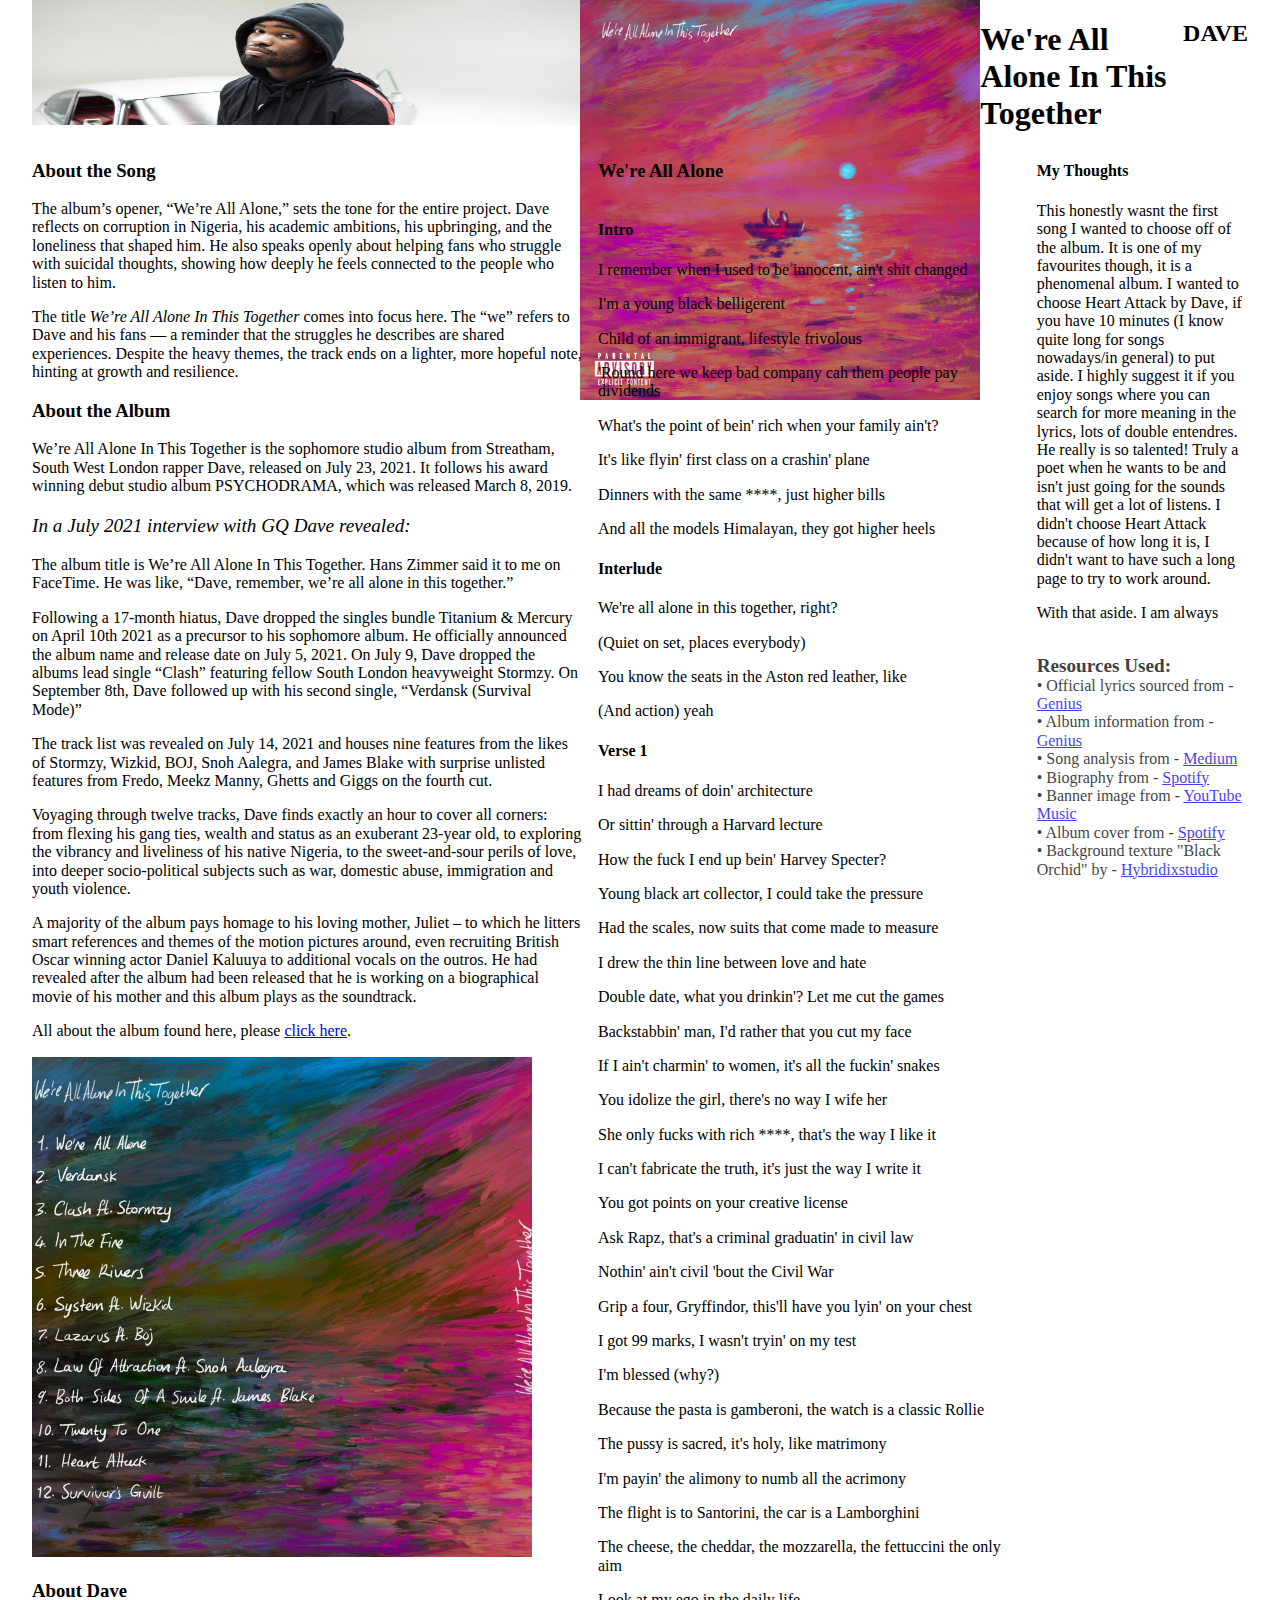
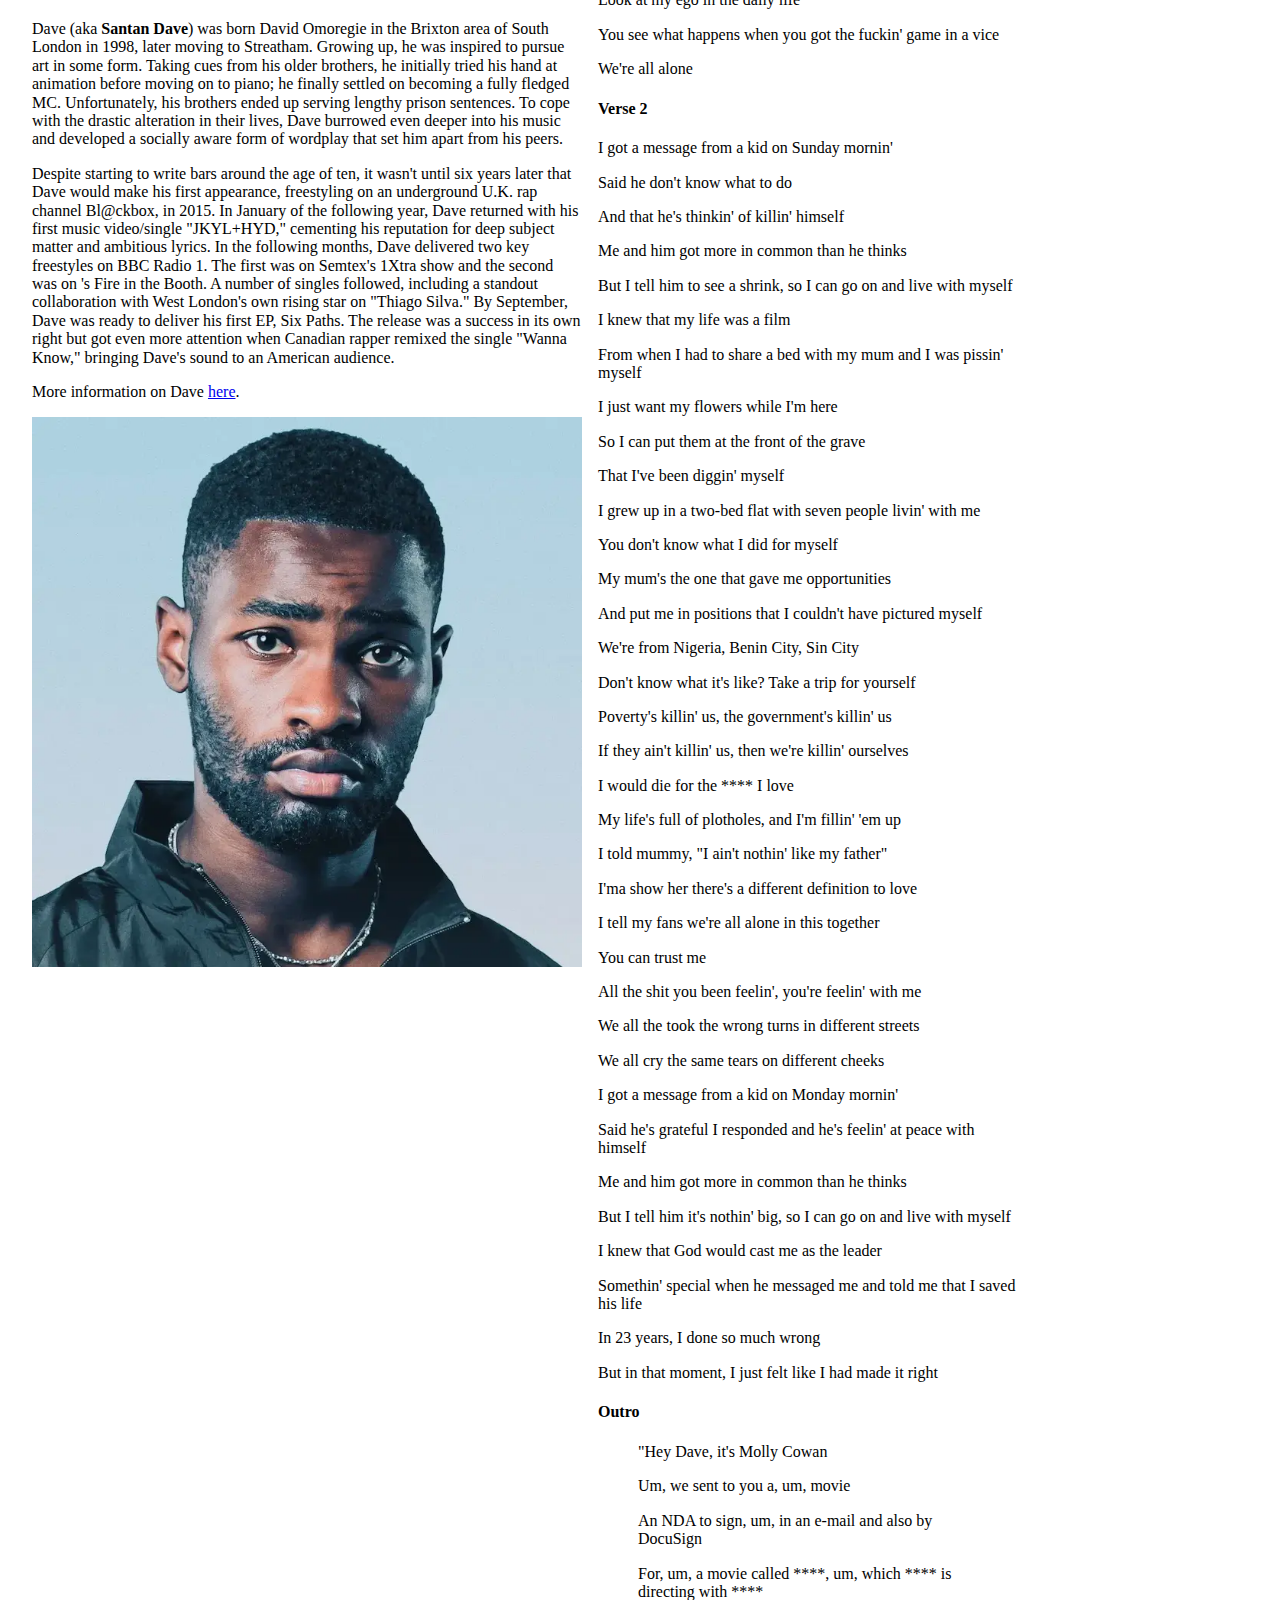
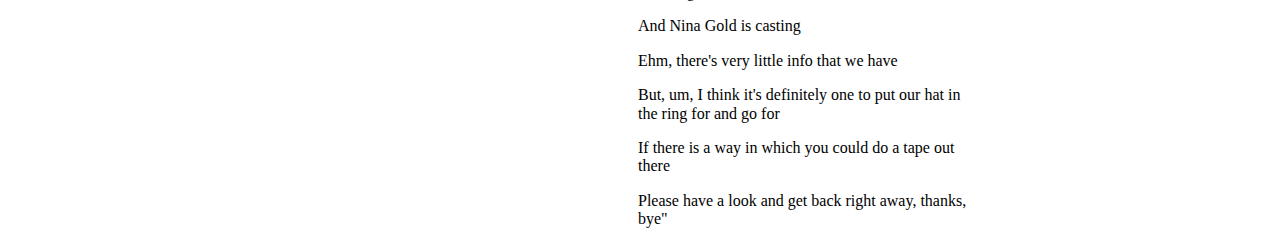
<file: assignment-1/index.html>
<!DOCTYPE html>
<html lang="en">

<head>
    <meta charset="UTF-8">
    <meta name="viewport" content="width=device-width, initial-scale=1.0" />
    <title>The CSS Rockstar</title>
    <link href="css/normalize.css" rel="stylesheet" />
    <link href="css/style.css" rel="stylesheet" />
    <style>
        @import url('https://fonts.googleapis.com/css2?family=Libre+Franklin:ital,wght@0,100..900;1,100..900&family=Rock+Salt&display=swap');
    </style>
    <!--Img of album cover from https://open.spotify.com/album/7M7LSgG0JUAvSCKgIWxk7P -->
    <link rel="icon" href="images/we'reAllAloneInThisTogether.jpg" type="image/x-icon">
</head>
<!-- On your own, construct a page featuring the lyrics of a song that is particularly meaningful to you, featuring appropriate typography
and layout applied using CSS. Include a short paragraph or two about the song and perhaps a bit about the artist or band. Style the page 
in a way that reflects the album cover that features the song.

Use appropriate page-level sectioning elements to structure the page, and semantically-meaningful elements to mark up the content. Select 
two typefaces in the spirit of the typography employed in the song's album cover. Employ a variety of CSS selector types to add visual 
styles to the page. Use CSS-based text-sizing techniques and other typographic styles to make the page attractive. -->

<body>
    <header><!-- Header information -->
        <!-- banner img from https://music.youtube.com/channel/UCu8B46V0mU2Wqii6qUatrvw -->
        <img src="images/davebanner.jpg" alt="Banner image of dave from his Youtube" width="100%" />

        <!--Img of album cover from https://open.spotify.com/album/7M7LSgG0JUAvSCKgIWxk7P -->
        <img src="images/we'reAllAloneInThisTogether.jpg" alt="We're All Alone In This Together album cover" width="400"
            height="400" />

        <h1>We're All Alone In This Together</h1><!-- Heading's 1 and 2 -->
        <h2>DAVE</h2>

    </header>

    <main>
        <article><!-- Article for song lyrics, sectioned off each part of the song into its own section with heading -->
            <header><!-- Main header -->
                <h3>We're All Alone</h3>
            </header>

            <section>
                <h4>Intro</h4> <!--INTRO-->
                <p>I remember when I used to be innocent, ain't shit changed</p>
                <p>I'm a young black belligerent</p>
                <p>Child of an immigrant, lifestyle frivolous</p>
                <p>'Round here we keep bad company cah them people pay dividends</p>
                <p>What's the point of bein' rich when your family ain't?</p>
                <p>It's like flyin' first class on a crashin' plane</p>
                <p>Dinners with the same ****, just higher bills</p>
                <p>And all the models Himalayan, they got higher heels</p>
            </section>

            <section>
                <h4>Interlude</h4> <!--INTERLUDE-->
                <p>We're all alone in this together, right?</p>
                <p>(Quiet on set, places everybody)</p>
                <p>You know the seats in the Aston red leather, like</p>
                <p>(And action) yeah</p>
            </section>

            <section>
                <h4>Verse 1</h4> <!--VERSE 1-->
                <p>I had dreams of doin' architecture</p>
                <p>Or sittin' through a Harvard lecture</p>
                <p>How the fuck I end up bein' Harvey Specter?</p>
                <p>Young black art collector, I could take the pressure</p>
                <p>Had the scales, now suits that come made to measure</p>
                <p>I drew the thin line between love and hate</p>
                <p>Double date, what you drinkin'? Let me cut the games</p>
                <p>Backstabbin' man, I'd rather that you cut my face</p>
                <p>If I ain't charmin' to women, it's all the fuckin' snakes</p>
                <p>You idolize the girl, there's no way I wife her</p>
                <p>She only fucks with rich ****, that's the way I like it</p>
                <p>I can't fabricate the truth, it's just the way I write it</p>
                <p>You got points on your creative license</p>
                <p>Ask Rapz, that's a criminal graduatin' in civil law</p>
                <p>Nothin' ain't civil 'bout the Civil War</p>
                <p>Grip a four, Gryffindor, this'll have you lyin' on your chest</p>
                <p>I got 99 marks, I wasn't tryin' on my test</p>
                <p>I'm blessed (why?)</p>
                <p>Because the pasta is gamberoni, the watch is a classic Rollie</p>
                <p>The pussy is sacred, it's holy, like matrimony</p>
                <p>I'm payin' the alimony to numb all the acrimony</p>
                <p>The flight is to Santorini, the car is a Lamborghini</p>
                <p>The cheese, the cheddar, the mozzarella, the fettuccini the only aim</p>
                <p>Look at my ego in the daily life</p>
                <p>You see what happens when you got the fuckin' game in a vice</p>
                <p>We're all alone</p>
            </section>

            <section>
                <h4>Verse 2</h4> <!--VERSE 2-->
                <p>I got a message from a kid on Sunday mornin'</p>
                <p>Said he don't know what to do</p>
                <p>And that he's thinkin' of killin' himself</p>
                <p>Me and him got more in common than he thinks</p>
                <p>But I tell him to see a shrink, so I can go on and live with myself</p>
                <p>I knew that my life was a film</p>
                <p>From when I had to share a bed with my mum and I was pissin' myself</p>
                <p>I just want my flowers while I'm here</p>
                <p>So I can put them at the front of the grave</p>
                <p>That I've been diggin' myself</p>
                <p>I grew up in a two-bed flat with seven people livin' with me</p>
                <p>You don't know what I did for myself</p>
                <p>My mum's the one that gave me opportunities</p>
                <p>And put me in positions that I couldn't have pictured myself</p>
                <p>We're from Nigeria, Benin City, Sin City</p>
                <p>Don't know what it's like? Take a trip for yourself</p>
                <p>Poverty's killin' us, the government's killin' us</p>
                <p>If they ain't killin' us, then we're killin' ourselves</p>
                <p>I would die for the **** I love</p>
                <p>My life's full of plotholes, and I'm fillin' 'em up</p>
                <p>I told mummy, "I ain't nothin' like my father"</p>
                <p>I'ma show her there's a different definition to love</p>
                <p>I tell my fans we're all alone in this together</p>
                <p>You can trust me</p>
                <p>All the shit you been feelin', you're feelin' with me</p>
                <p>We all the took the wrong turns in different streets</p>
                <p>We all cry the same tears on different cheeks</p>
                <p>I got a message from a kid on Monday mornin'</p>
                <p>Said he's grateful I responded and he's feelin' at peace with himself</p>
                <p>Me and him got more in common than he thinks</p>
                <p>But I tell him it's nothin' big, so I can go on and live with myself</p>
                <p>I knew that God would cast me as the leader</p>
                <p>Somethin' special when he messaged me and told me that I saved his life</p>
                <p>In 23 years, I done so much wrong</p>
                <p>But in that moment, I just felt like I had made it right</p>
            </section>

            <section>
                <h4>Outro</h4> <!--OUTRO-->
                <blockquote><!-- Voice recording -->
                    <p>"Hey Dave, it's Molly Cowan</p>
                    <p>Um, we sent to you a, um, movie</p>
                    <p>An NDA to sign, um, in an e-mail and also by DocuSign</p>
                    <p>For, um, a movie called ****, um, which **** is directing with ****</p>
                    <p>And Nina Gold is casting</p>
                    <p>Ehm, there's very little info that we have</p>
                    <p>But, um, I think it's definitely one to put our hat in the ring for and go for</p>
                    <p>If there is a way in which you could do a tape out there</p>
                    <p>Please have a look and get back right away, thanks, bye"</p>
                </blockquote>
            </section>

        </article>
    </main>
    <aside>
        <section> <!-- From here https://medium.com/@bolualege/were-all-alone-in-this-together-review-803857e55578 -->
            <h3>About the Song</h3><!-- All about the song -->
            <p>The album’s opener, “We’re All Alone,” sets the tone for the entire project. Dave reflects on
                corruption in Nigeria, his academic ambitions, his upbringing, and the loneliness that shaped him. He
                also speaks openly about helping fans who struggle with suicidal thoughts, showing how deeply he feels
                connected to the people who listen to him.</p>

            <p>The title <em>We’re All Alone In This Together</em> comes into focus here. The “we” refers to Dave and
                his fans — a reminder that the struggles he describes are shared experiences. Despite the heavy themes,
                the track ends on a lighter, more hopeful note, hinting at growth and resilience.</p>
        </section>

        <article>
            <!-- From here https://genius.com/albums/Dave/Were-all-alone-in-this-together -->
            <h3>About the Album</h3><!-- All about the album -->
            <p>We’re All Alone In This Together is the sophomore studio album from Streatham, South West London rapper
                Dave, released on July 23, 2021. It follows his award winning debut studio album PSYCHODRAMA, which was
                released March 8, 2019.</p>

            <p style="font-size:1.2rem"><em>In a July 2021 interview with GQ Dave revealed:</em></p>

            <p>
                The album title is We’re All Alone In This Together. Hans Zimmer said it to me on FaceTime. He was like,
                “Dave, remember, we’re all alone in this together.”
            </p>

            <p>
                Following a 17-month hiatus, Dave dropped the singles bundle Titanium & Mercury on April 10th 2021 as a
                precursor to his sophomore album. He officially announced the album name and release date on July 5,
                2021. On July 9, Dave dropped the albums lead single “Clash” featuring fellow South London heavyweight
                Stormzy. On September 8th, Dave followed up with his second single, “Verdansk (Survival Mode)”
            </p>

            <p>
                The track list was revealed on July 14, 2021 and houses nine features from the likes of Stormzy, Wizkid,
                BOJ, Snoh Aalegra, and James Blake with surprise unlisted features from Fredo, Meekz Manny, Ghetts and
                Giggs on the fourth cut.
            </p>

            <p>
                Voyaging through twelve tracks, Dave finds exactly an hour to cover all corners: from flexing his gang
                ties, wealth and status as an exuberant 23-year old, to exploring the vibrancy and liveliness of his
                native Nigeria, to the sweet-and-sour perils of love, into deeper socio-political subjects such as war,
                domestic abuse, immigration and youth violence.
            </p>

            <p>
                A majority of the album pays homage to his loving mother, Juliet – to which he litters smart references
                and themes of the motion pictures around, even recruiting British Oscar winning actor Daniel Kaluuya to
                additional vocals on the outros. He had revealed after the album had been released that he is working on
                a biographical movie of his mother and this album plays as the soundtrack.
            </p>

            <p><!-- Link for more info on album -->
                All about the album found here, please <a href="https://genius.com/albums/Dave/Were-all-alone-in-this-together" target="_blank" rel="noopener noreferrer">click here</a>.
            </p>

            <!-- img from https://genius.com/albums/Dave/Were-all-alone-in-this-together -->
            <img src="images/albumCoverwithsongs.jpg"
                alt="We're All Alone In This Together album track list" width="500px" />
        </article>

        <section>
            <h3>About Dave</h3><!-- About Dave! -->
            <p>
                Dave (aka <strong>Santan Dave</strong>) was born David Omoregie in the Brixton area of South London in
                1998, later moving
                to Streatham. Growing up, he was inspired to pursue art in some form. Taking cues from his older
                brothers, he initially tried his hand at animation before moving on to piano; he finally settled on
                becoming a fully fledged MC. Unfortunately, his brothers ended up serving lengthy prison sentences. To
                cope with the drastic alteration in their lives, Dave burrowed even deeper into his music and developed
                a socially aware form of wordplay that set him apart from his peers.
            </p>

            <p>
                Despite starting to write bars around the age of ten, it wasn't until six years later that Dave would
                make his first appearance, freestyling on an underground U.K. rap channel Bl@ckbox, in 2015. In January
                of the following year, Dave returned with his first music video/single "JKYL+HYD," cementing his
                reputation for deep subject matter and ambitious lyrics. In the following months, Dave delivered two key
                freestyles on BBC Radio 1. The first was on Semtex's 1Xtra show and the second was on 's Fire in the
                Booth. A number of singles followed, including a standout collaboration with West London's own rising
                star on "Thiago Silva." By September, Dave was ready to deliver his first EP, Six Paths. The release was
                a success in its own right but got even more attention when Canadian rapper remixed the single "Wanna
                Know," bringing Dave's sound to an American audience.
                <!-- from here https://open.spotify.com/artist/6Ip8FS7vWT1uKkJSweANQK -->
            </p>

            <p> <!-- More info on Dave -->
                More information on Dave <a href="https://open.spotify.com/artist/6Ip8FS7vWT1uKkJSweANQK" target="_blank" rel="noopener noreferrer">here</a>.
            </p>

            <img src="images/imgOfDave.webp" alt="Headshot of Dave up close" width="550px" />
        </section>
    </aside>
    <footer>
        <h4>My Thoughts</h4> <!-- My thoughts, about the artist/song -->
        <p>
            This honestly wasnt the first song I wanted to choose off of the album. It is one of my favourites though,
            it is a phenomenal album. I wanted to choose Heart Attack by Dave, if you have 10 minutes (I know quite long
            for songs nowadays/in general) to put aside. I highly suggest it if you enjoy songs where you can search for
            more meaning in the lyrics, lots of double entendres. He really is so talented! Truly a poet when he wants
            to be and isn't just going for the sounds that will get a lot of listens. I didn't choose Heart Attack
            because of how long it is, I didn't want to have such a long page to try to work around.
        </p>

        <p>With that aside. I am always </p>

        <section><!-- links used -->
            <ul style="font-size: 1rem; opacity:0.75; margin-top: 2rem; list-style-type: none; padding-left: 0; padding-bottom: 1rem;">
                <li style="font-size: 1.2rem;"><strong>Resources Used:</strong></li>
                <li>• Official lyrics sourced from - <a href="https://genius.com/Dave-were-all-alone-lyrics" target="_blank" rel="noopener noreferrer">Genius</a></li>
                <li>• Album information from - <a href="https://genius.com/albums/Dave/Were-all-alone-in-this-together" target="_blank" rel="noopener noreferrer">Genius</a></li>
                <li>• Song analysis from - <a href="https://medium.com/@bolualege/were-all-alone-in-this-together-review-803857e55578" target="_blank" rel="noopener noreferrer">Medium</a></li>
                <li>• Biography from - <a href="https://open.spotify.com/artist/6Ip8FS7vWT1uKkJSweANQK" target="_blank" rel="noopener noreferrer">Spotify</a></li>
                <li>• Banner image from - <a href="https://music.youtube.com/channel/UCu8B46V0mU2Wqii6qUatrvw" target="_blank" rel="noopener noreferrer">YouTube Music</a></li>
                <li>• Album cover from - <a href="https://open.spotify.com/album/7M7LSgG0JUAvSCKgIWxk7P" target="_blank" rel="noopener noreferrer">Spotify</a></li>
                <li>• Background texture "Black Orchid" by - <a href="https://www.transparenttextures.com/" target="_blank" rel="noopener noreferrer">Hybridixstudio</a></li>
            </ul>
        </section>
    </footer>
</body>

</html>
</file>
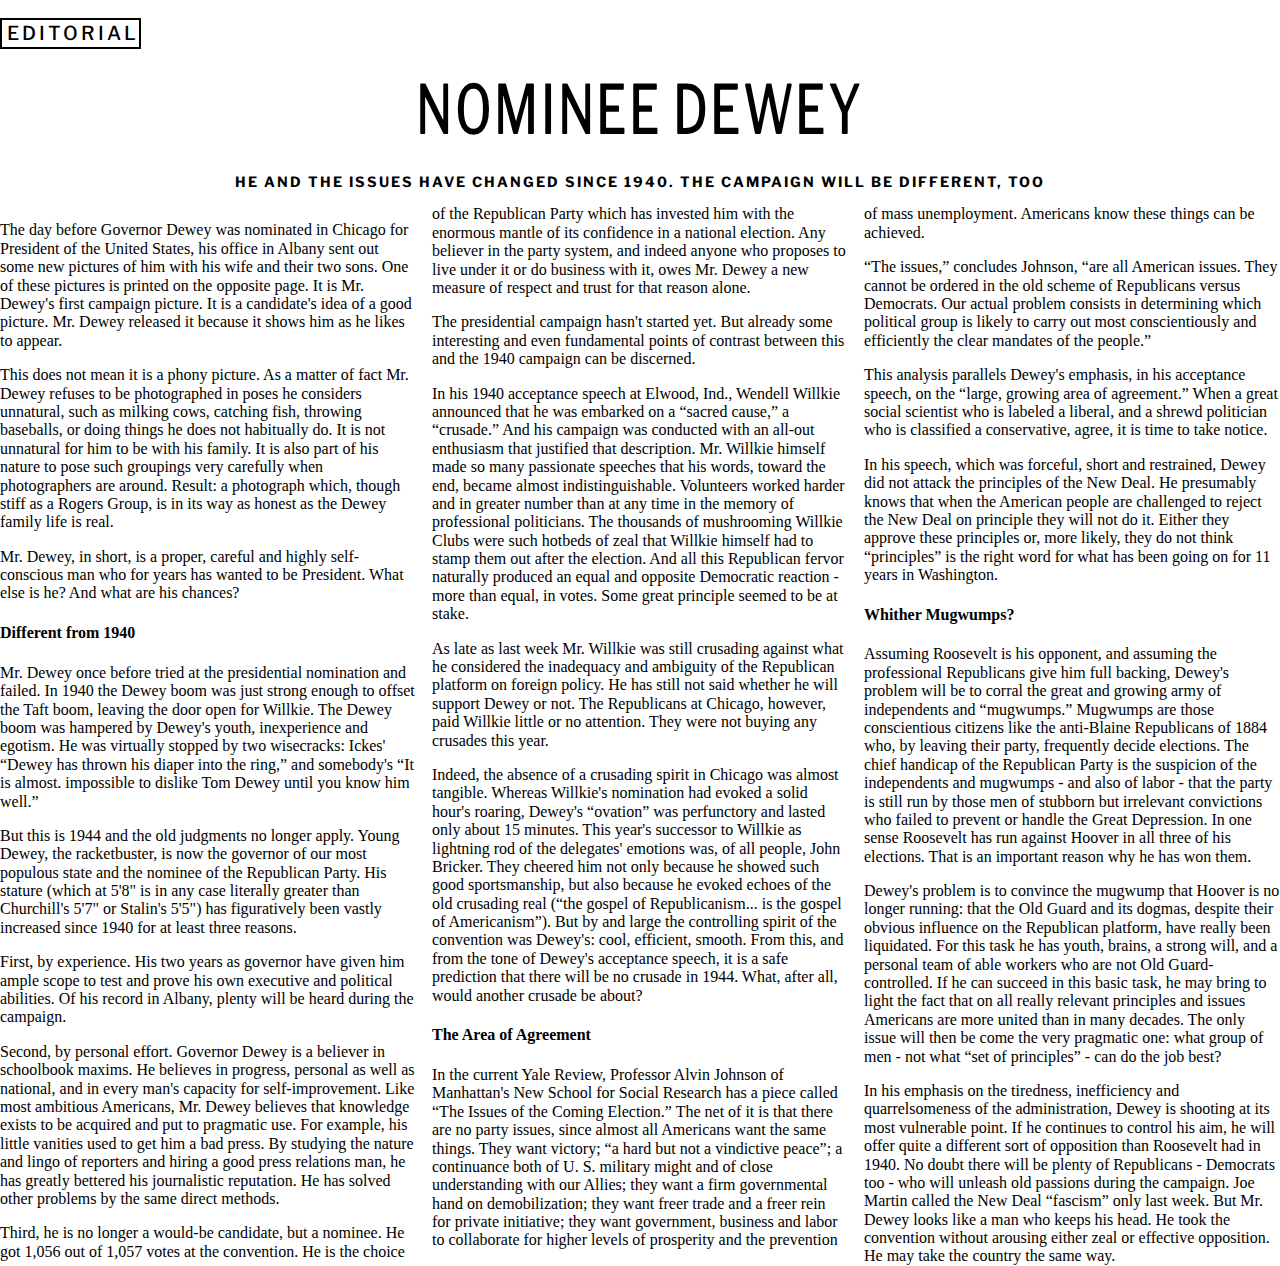
<file: lab-1/index.html>
<!DOCTYPE html>
<html lang="en">
<head>
    <meta charset="UTF-8" />
    <meta name="viewport" content="width=device-width, initial-scale=1.0">
    <link rel="stylesheet" href="css/normalize.css">
    <link rel="preconnect" href="https://fonts.googleapis.com">
    <link rel="preconnect" href="https://fonts.gstatic.com" crossorigin>
    <link href="https://fonts.googleapis.com/css2?family=Libre+Franklin:ital,wght@0,100..900;1,100..900&display=swap" rel="stylesheet">
    <link rel="stylesheet" href="css/main.css">
    <title>Lab 1 | COMP1054</title>
</head>
<body>
    <!-- Do not modify any of the HTML elements inside the BODY of this page -->﻿
    <div id="page">
        <header>
            <h1>Editorial</h1>
            <h2>Nominee Dewey</h2>
            <p>He and the issues have changed since 1940. The campaign will be different, too</p>
        </header>   
        <main>
        <p>The day before Governor Dewey was nominated in Chicago for President of the United States, his office in Albany sent out some new pictures of him with his wife and their two sons. One of these pictures is printed on the opposite page. It is Mr. Dewey's first campaign picture. It is a candidate's idea of a good picture. Mr. Dewey released it because it shows him as he likes to appear.</p>
 
        <p>This does not mean it is a phony picture. As a matter of fact Mr. Dewey refuses to be photographed in poses he considers unnatural, such as milking cows, catching fish, throwing baseballs, or doing things he does not habitually do. It is not unnatural for him to be with his family. It is also part of his nature to pose such groupings very carefully when photographers are around. Result: a photograph which, though stiff as a Rogers Group, is in its way as honest as the Dewey family life is real.</p>
 
        <p>Mr. Dewey, in short, is a proper, careful and highly self-conscious man who for years has wanted to be President. What else is he? And what are his chances?</p>
 
        <h4>Different from 1940</h4>
 
        <p>Mr. Dewey once before tried at the presidential nomination and failed. In 1940 the Dewey boom was just strong enough to offset the Taft boom, leaving the door open for Willkie. The Dewey boom was hampered by Dewey's youth, inexperience and egotism. He was virtually stopped by two wisecracks: Ickes' <q>Dewey has thrown his diaper into the ring,</q> and somebody's <q>It is almost. impossible to dislike Tom Dewey until you know him well.</q></p>
 
        <p>But this is 1944 and the old judgments no longer apply. Young Dewey, the racketbuster, is now the governor of our most populous state and the nominee of the Republican Party. His stature (which at 5'8" is in any case literally greater than Churchill's 5'7" or Stalin's 5'5") has figuratively been vastly increased since 1940 for at least three reasons.</p>
 
        <p>First, by experience. His two years as governor have given him ample scope to test and prove his own executive and political abilities. Of his record in Albany, plenty will be heard during the campaign.</p>
 
        <p>Second, by personal effort. Governor Dewey is a believer in schoolbook maxims. He believes in progress, personal as well as national, and in every man's capacity for self-improvement. Like most ambitious Americans, Mr. Dewey believes that knowledge exists to be acquired and put to pragmatic use. For example, his little vanities used to get him a bad press. By studying the nature and lingo of reporters and hiring a good press relations man, he has greatly bettered his journalistic reputation. He has solved other problems by the same direct methods.</p>
 
        <p>Third, he is no longer a would-be candidate, but a nominee. He got 1,056 out of 1,057 votes at the convention. He is the choice of the Republican Party which has invested him with the enormous mantle of its confidence in a national election. Any believer in the party system, and indeed anyone who proposes to live under it or do business with it, owes Mr. Dewey a new measure of respect and trust for that reason alone.</p>
 
        <p>The presidential campaign hasn't started yet. But already some interesting and even fundamental points of contrast between this and the 1940 campaign can be discerned.</p>
 
        <p>In his 1940 acceptance speech at Elwood, Ind., Wendell Willkie announced that he was embarked on a <q>sacred cause,</q> a <q>crusade.</q> And his campaign was conducted with an all-out enthusiasm that justified that description. Mr. Willkie himself made so many passionate speeches that his words, toward the end, became almost indistinguishable. Volunteers worked harder and in greater number than at any time in the memory of professional politicians. The thousands of mushrooming Willkie Clubs were such hotbeds of zeal that Willkie himself had to stamp them out after the election. And all this Republican fervor naturally produced an equal and opposite Democratic reaction - more than equal, in votes. Some great principle seemed to be at stake.</p>
 
        <p>As late as last week Mr. Willkie was still crusading against what he considered the inadequacy and ambiguity of the Republican platform on foreign policy. He has still not said whether he will support Dewey or not. The Republicans at Chicago, however, paid Willkie little or no attention. They were not buying any crusades this year.</p>
 
        <p>Indeed, the absence of a crusading spirit in Chicago was almost tangible. Whereas Willkie's nomination had evoked a solid hour's roaring, Dewey's <q>ovation</q> was perfunctory and lasted only about 15 minutes. This year's successor to Willkie as lightning rod of the delegates' emotions was, of all people, John Bricker. They cheered him not only because he showed such good sportsmanship, but also because he evoked echoes of the old crusading real (<q>the gospel of Republicanism... is the gospel of Americanism</q>). But by and large the controlling spirit of the convention was Dewey's: cool, efficient, smooth. From this, and from the tone of Dewey's acceptance speech, it is a safe prediction that there will be no crusade in 1944. What, after all, would another crusade be about?</p>
 
        <h4>The Area of Agreement</h4>
 
        <p>In the current Yale Review, Professor Alvin Johnson of Manhattan's New School for Social Research has a piece called <q>The Issues of the Coming Election.</q> The net of it is that there are no party issues, since almost all Americans want the same things. They want victory; <q>a hard but not a vindictive peace</q>; a continuance both of U. S. military might and of close understanding with our Allies; they want a firm governmental hand on demobilization; they want freer trade and a freer rein for private initiative; they want government, business and labor to collaborate for higher levels of prosperity and the prevention of mass unemployment. Americans know these things can be achieved.</p>
 
        <p><q>The issues,</q> concludes Johnson, <q>are all American issues. They cannot be ordered in the old scheme of Republicans versus Democrats. Our actual problem consists in determining which political group is likely to carry out most conscientiously and efficiently the clear mandates of the people.</q></p>
 
        <p>This analysis parallels Dewey's emphasis, in his acceptance speech, on the <q>large, growing area of agreement.</q> When a great social scientist who is labeled a liberal, and a shrewd politician who is classified a conservative, agree, it is time to take notice.</p>
 
        <p>In his speech, which was forceful, short and restrained, Dewey did not attack the principles of the New Deal. He presumably knows that when the American people are challenged to reject the New Deal on principle they will not do it. Either they approve these principles or, more likely, they do not think <q>principles</q> is the right word for what has been going on for 11 years in Washington.</p>
 
        <h4>Whither Mugwumps?</h4>
 
        <p>Assuming Roosevelt is his opponent, and assuming the professional Republicans give him full backing, Dewey's problem will be to corral the great and growing army of independents and <q>mugwumps.</q> Mugwumps are those conscientious citizens like the anti-Blaine Republicans of 1884 who, by leaving their party, frequently decide elections. The chief handicap of the Republican Party is the suspicion of the independents and mugwumps - and also of labor - that the party is still run by those men of stubborn but irrelevant convictions who failed to prevent or handle the Great Depression. In one sense Roosevelt has run against Hoover in all three of his elections. That is an important reason why he has won them.</p>
 
        <p>Dewey's problem is to convince the mugwump that Hoover is no longer running: that the Old Guard and its dogmas, despite their obvious influence on the Republican platform, have really been liquidated. For this task he has youth, brains, a strong will, and a personal team of able workers who are not Old Guard-controlled. If he can succeed in this basic task, he may bring to light the fact that on all really relevant principles and issues Americans are more united than in many decades. The only issue will then be come the very pragmatic one: what group of men - not what <q>set of principles</q> - can do the job best?</p>
 
        <p>In his emphasis on the tiredness, inefficiency and quarrelsomeness of the administration, Dewey is shooting at its most vulnerable point. If he continues to control his aim, he will offer quite a different sort of opposition than Roosevelt had in 1940. No doubt there will be plenty of Republicans - Democrats too - who will unleash old passions during the campaign. Joe Martin called the New Deal <q>fascism</q> only last week. But Mr. Dewey looks like a man who keeps his head. He took the convention without arousing either zeal or effective opposition. He may take the country the same way.</p>
        </main>
        <footer></footer>
    </div>
</body>
</html>
</file>
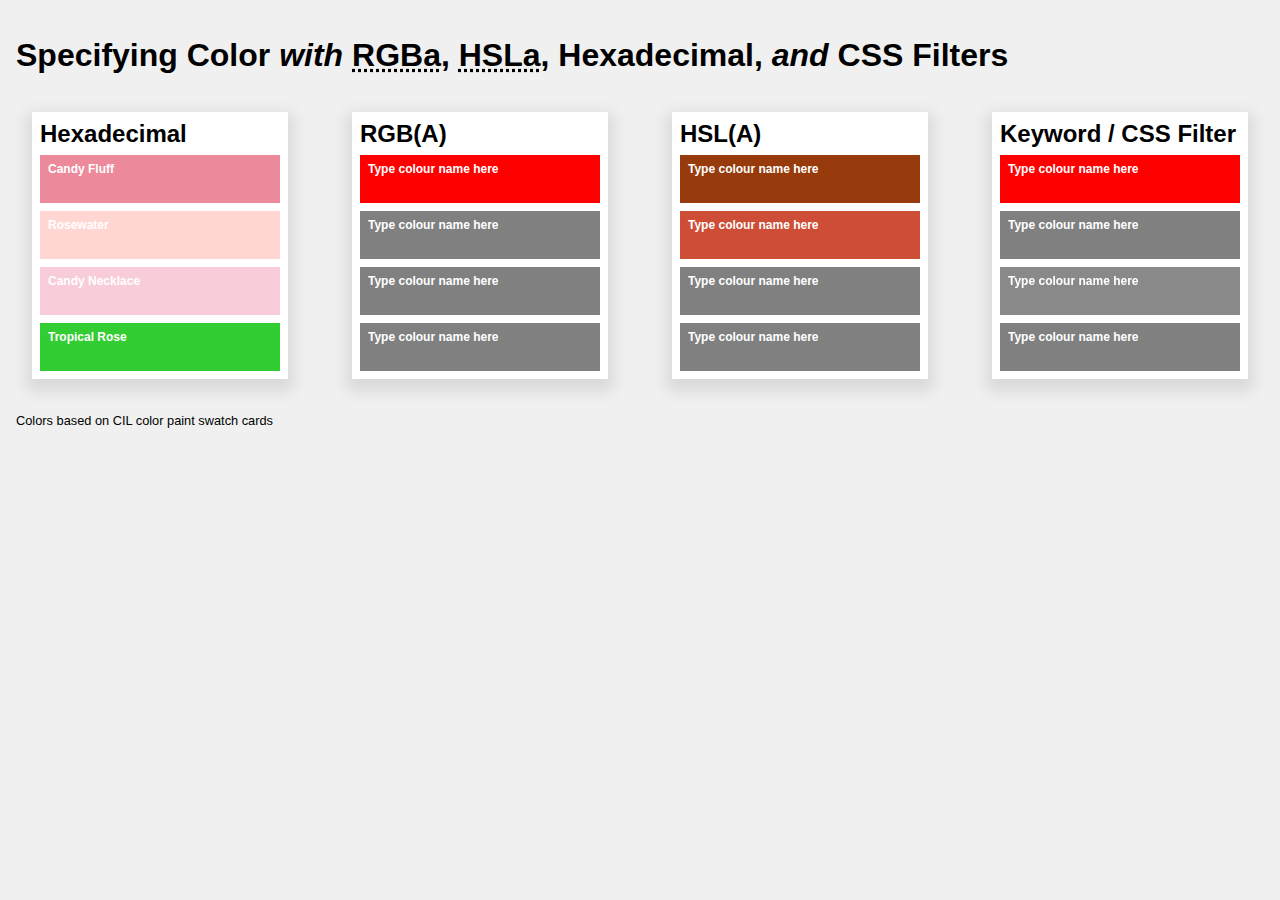
<file: lab-2/index.html>
<!DOCTYPE HTML>
<html>
<head>
	<meta charset="UTF-8">
	<title>Specifying Color with RGBa, HSLa, Hexadecimal, and CSS Filters</title>
	<link href="css/normalize.css" rel="stylesheet">
	<link href="css/base.css" rel="stylesheet">
	<style>
/* STEP 1: Using the color picker utility at
https://developer.mozilla.org/en-US/docs/Web/CSS/CSS_Colors/Color_picker_tool,
set each color in hexadecimal format
to match as closely as you can with the colors
on the FIRST paint swatch card provided.
-------------------------------------------------- */
	#hex div:nth-of-type(1) {
		background-color: #ec899b;
	}
	#hex div:nth-of-type(2) {
		background-color: #ffd6d2;
	}
	#hex div:nth-of-type(3) {
		background-color: #f8cdd9;
	}
	#hex div:nth-of-type(4) {
		background-color: limegreen;
	}
/* STEP 2: Set each color in rgba format
to match as closely as you can with the colors
on the SECOND paint swatch card provided.
-------------------------------------------------- */
	#rgba div:nth-of-type(1) {
		background-color: red;
	}
	/* ...and so on... */

/* STEP 3: Set each color in hsla format
to match as closely as you can with the colors
on the THIRD paint swatch card provided.
-------------------------------------------------- */
	#hsla div:nth-of-type(1) {
		background-color: hsl(20 85% 32%);
	}
	#hsla div:nth-of-type(2) {
		background-color: hsl(9 61% 51%);
	}
	/* ...and so on... */

	/* STEP 4: Set each color using a CSS color keywords
(https://developer.mozilla.org/en-US/docs/Web/CSS/color_value)
that matches each color as closely as possible, then
apply one or more CSS filters to see if you can
produce an exact rendition of the swatch colors on the FOURTH card provided.
(https://developer.mozilla.org/en-US/docs/Web/CSS/filter).
-------------------------------------------------- */
	#keyword div:nth-of-type(1) {
		background-color: red; 
	}
	#keyword div:nth-of-type(3) {
		background-color: rgb(137, 137, 137); 
		filter: brightness(120%);
		filter: saturate(140%);
	}
	
	/* ...and so on... */

	/* STEP 5: Describe one or more things that you can do to ensure that the colour rendering on your screen is exactly the same (or as close as possible) to the colours on your paint chip cards. If possible, attempt to do one or more of these things and describe what you did and what you found out. Maybe a screenshot, too if it might help. */
</style>
</head>

<body>
	<header>
		<h1>Specifying Color <em>with</em> <abbr title="Red, Green, Blue, Alpha">RGBa</abbr>, <abbr title="Hue, Saturation, Luminousity, Alpha">HSLa</abbr>, Hexadecimal, <em>and</em> CSS Filters</h1>
	</header>
	<main>
		<section id="hex">
			<h2>Hexadecimal</h2>
			<div>
				<h3>Candy Fluff</h3>
			</div>
			<div>
				<h3>Rosewater</h3>
			</div>
			<div>
				<h3>Candy Necklace</h3>
			</div>
			<div>
				<h3>Tropical Rose</h3>
			</div>
		</section>
		<section id="rgba">
			<h2>RGB(A)</h2>
			<div>
				<h3>Type colour name here</h3>
			</div>
			<div>
				<h3>Type colour name here</h3>
			</div>
			<div>
				<h3>Type colour name here</h3>
			</div>
			<div>
				<h3>Type colour name here</h3>
			</div>
		</section>
		<section id="hsla">
			<h2>HSL(A)</h2>
			<div>
				<h3>Type colour name here</h3>
			</div>
			<div>
				<h3>Type colour name here</h3>
			</div>
			<div>
				<h3>Type colour name here</h3>
			</div>
			<div>
				<h3>Type colour name here</h3>
			</div>
		</section>
		<section id="keyword">
			<h2>Keyword / CSS Filter</h2>
			<div>
				<h3>Type colour name here</h3>
			</div>
			<div>
				<h3>Type colour name here</h3>
			</div>
			<div>
				<h3>Type colour name here</h3>
			</div>
			<div>
				<h3>Type colour name here</h3>
			</div>
		</section>
	</main>
	<footer>
		<p><small>Colors based on CIL color paint swatch cards</small></p>
	</footer>
</body>
</html>
</file>
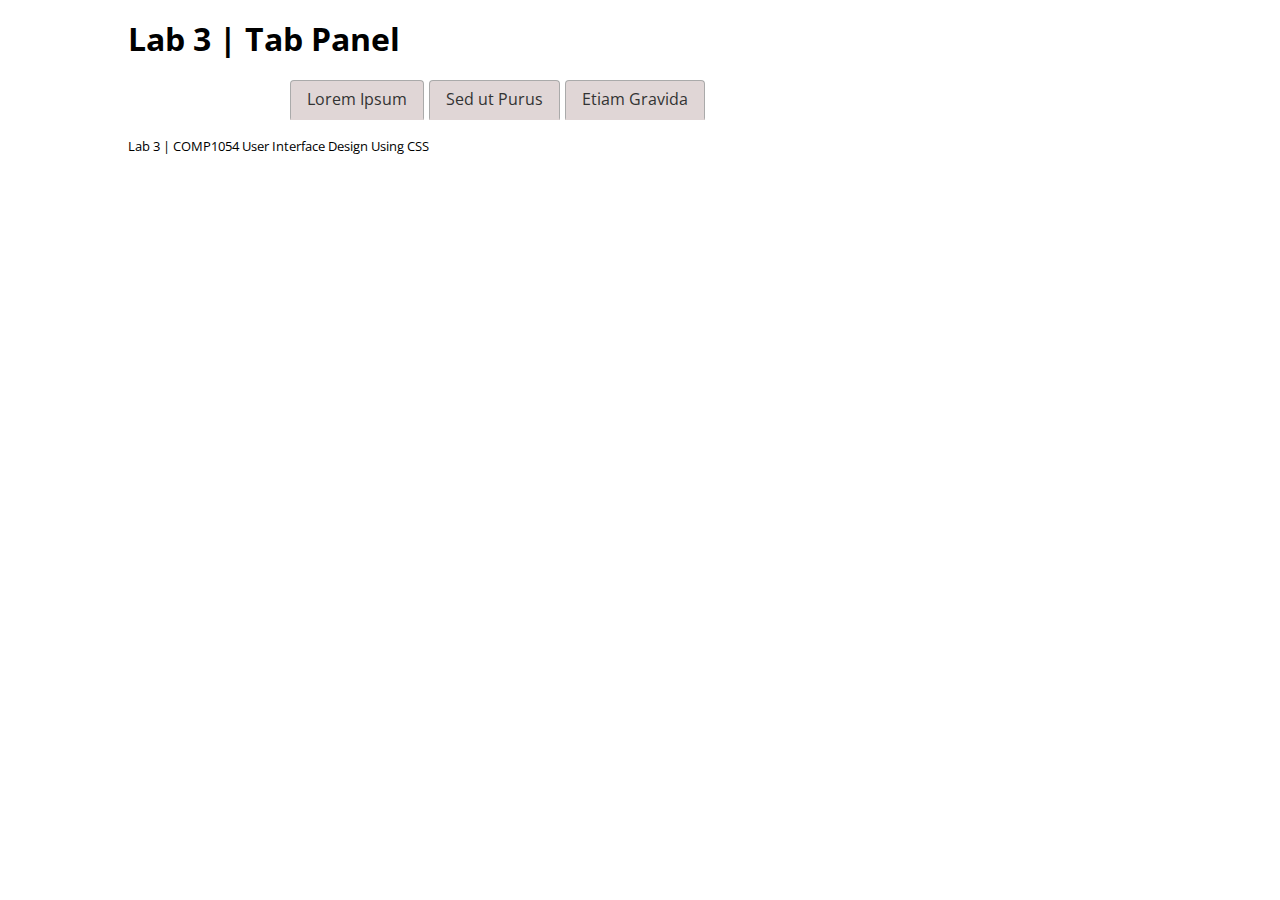
<file: lab-3/index.html>
<!DOCTYPE html>
<html lang="en">
	<head>
		<meta charset="utf-8" />
		<title>Lab 3 | COMP1054 User Interface Design Using CSS</title>
		<meta name="viewport" content="width=device-width, initial-scale=1.0" />
		<link href="css/normalize.css" rel="stylesheet" />
		<link href="css/lab3.css" rel="stylesheet" />
		<script src="js/lab3.js" defer></script>
	</head>
	<body>
		<div id="container">
			<header>
				<h1>Lab 3 | Tab Panel</h1>
			</header>
			<main>
				<div class="tabs">
					<ul role="tablist">
						<li role="tab"><a href="#tabpanel1">Lorem Ipsum</a></li>
						<li role="tab"><a href="#tabpanel2">Sed ut Purus</a></li>
						<li role="tab"><a href="#tabpanel3">Etiam Gravida</a></li>
					</ul>
					<div role="tabpanel" id="tabpanel1">
						<p>Lorem ipsum dolor sit amet, consectetur adipiscing elit. Curabitur et eleifend risus. Praesent eu orci sed sapien maximus scelerisque at quis justo.</p>
						<p>Fusce lacus lacus, molestie et imperdiet vel, consequat at felis. Mauris eget tortor nec magna efficitur tempus. Phasellus lacus tortor, viverra ut interdum faucibus, consectetur imperdiet urna.</p>
						<p>Integer auctor sagittis lectus, sit amet sollicitudin diam iaculis ut. Integer orci mi, hendrerit ut dui at, maximus semper ante. Morbi ac tellus neque.</p>
					</div>
					<div role="tabpanel" id="tabpanel2">
						<p>Sed ut purus porta odio sollicitudin congue. Proin luctus molestie varius. Curabitur sed maximus elit. Ut viverra ante et urna bibendum consectetur.</p>
						<p>Quisque nisi risus, dignissim in placerat id, gravida in elit. Proin et mollis libero, quis finibus tortor. Nullam condimentum posuere venenatis. Nam ex risus, maximus ut imperdiet ultrices, ornare id velit.</p>
					</div>
					<div role="tabpanel" id="tabpanel3">
						<p>Etiam gravida sit amet odio nec accumsan. Suspendisse imperdiet ac quam in cursus. Pellentesque ut nunc quis velit pharetra aliquet. Donec sodales eget libero id efficitur. Donec ex dui, dapibus a dui sit amet, fermentum dignissim risus.</p>
						<p>Nullam viverra a ante at fringilla. Vestibulum ut ante id augue ultricies mattis. Mauris vitae urna aliquam, laoreet nibh eu, aliquam dolor.</p>
						<p>Curabitur felis ipsum, finibus a gravida at, aliquet non arcu. Nam efficitur ullamcorper quam a tincidunt. Cras ut mi ut nulla commodo lacinia eu eu velit.</p>
					</div>
				</div><!-- .tabs -->
			</main>
			<footer>
				<p><small>Lab 3 | COMP1054 User Interface Design Using CSS</small></p>
			</footer>
		</div><!-- end #container -->
	</body>
</html>
</file>
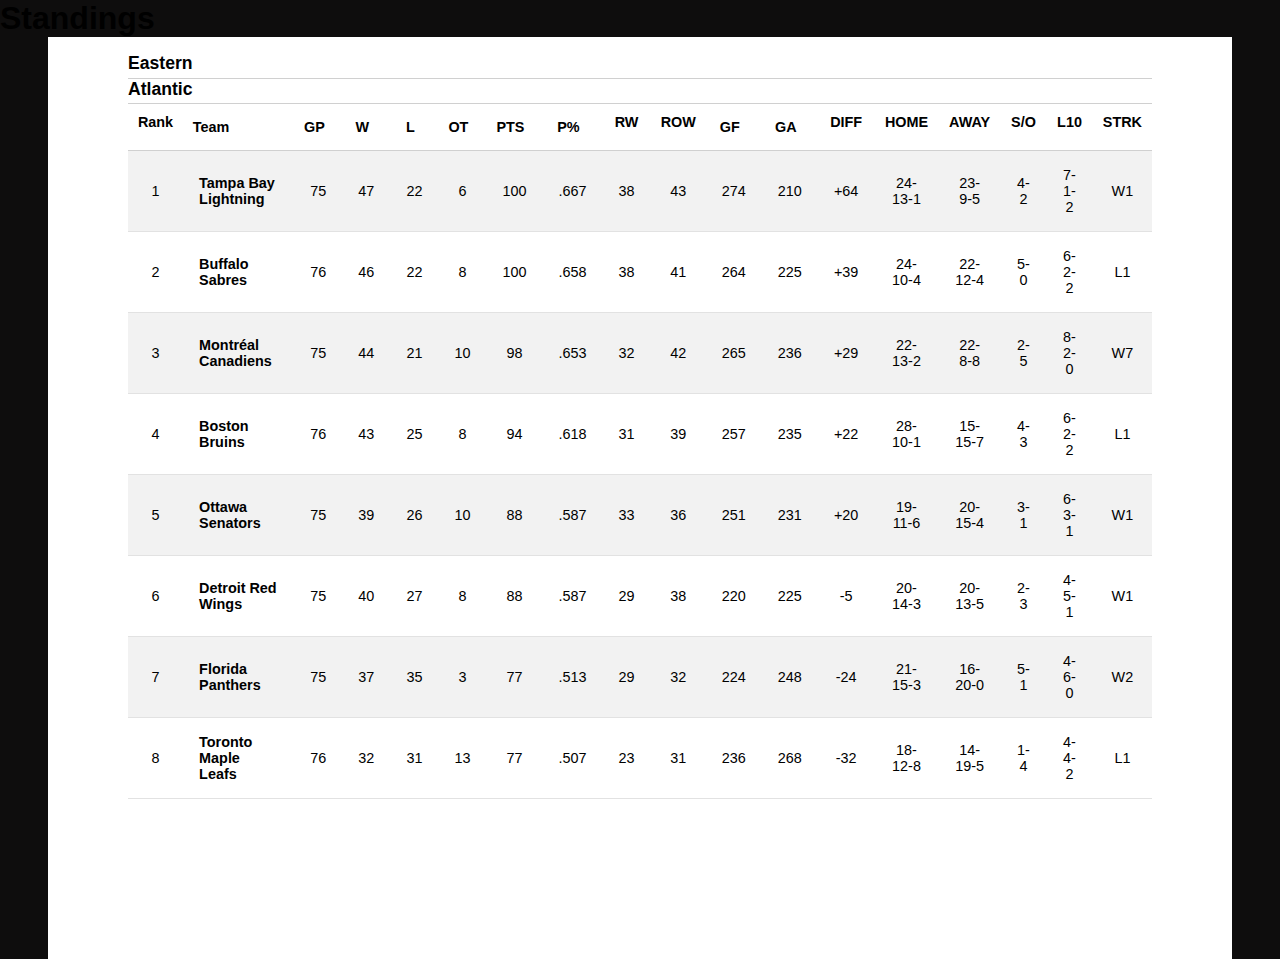
<file: lab-4/index.html>
<!DOCTYPE html>
<html lang="en">
<head>
    <meta charset="UTF-8">
    <meta name="viewport" content="width=device-width, initial-scale=1.0">
    <title>Lab-4 NHL Standing Table</title>
    <link href="css/tables.css" rel="stylesheet" />
    <!-- Thanks to Tristen Brown for the excellent (dependency-free) table sorting script -->
	<script src="js/tablesort/tablesort.min.js"></script>
	<link href="js/tablesort/css/tablesort.css" rel="stylesheet">
	<script src="js/tables.js" defer></script>

</head>

<body>
    <header>
		<h1>Standings</h1>
	</header>
    <main>
        <table>
            <caption>Eastern</caption>
            <caption>Atlantic</caption>

            <thead>
                <tr>
                    <th>Rank</th>
                    <th>Team</th>
                    <th>GP</th>
                    <th>W</th>
                    <th>L</th>
                    <th>OT</th>
                    <th>PTS</th>
                    <th>P%</th>
                    <th>RW</th>
                    <th>ROW</th>
                    <th>GF</th>
                    <th>GA</th>
                    <th>DIFF</th>
                    <th>HOME</th>
                    <th>AWAY</th>
                    <th>S/O</th>
                    <th>L10</th>
                    <th>STRK</th>
                </tr>
            </thead>
            <tbody>
                <tr>
                    <td>1</td>
                    <th scope="row">Tampa Bay Lightning</th>
                    <td>75</td>
                    <td>47</td>
                    <td>22</td>
                    <td>6</td>
                    <td>100</td>
                    <td>.667</td>
                    <td>38</td>
                    <td>43</td>
                    <td>274</td>
                    <td>210</td>
                    <td>+64</td>
                    <td>24-13-1</td>
                    <td>23-9-5</td>
                    <td>4-2</td>
                    <td>7-1-2</td>
                    <td>W1</td>
                </tr> 

                <tr>
                    <td>2</td>
                    <th scope="row">Buffalo Sabres</th>
                    <td>76</td>
                    <td>46</td>
                    <td>22</td>
                    <td>8</td>
                    <td>100</td>
                    <td>.658</td>
                    <td>38</td>
                    <td>41</td>
                    <td>264</td>
                    <td>225</td>
                    <td>+39</td>
                    <td>24-10-4</td>
                    <td>22-12-4</td>
                    <td>5-0</td>
                    <td>6-2-2</td>
                    <td>L1</td>
                </tr>

                <tr>
                    <td>3</td>
                    <th scope="row">Montréal Canadiens</th>
                    <td>75</td>
                    <td>44</td>
                    <td>21</td>
                    <td>10</td>
                    <td>98</td>
                    <td>.653</td>
                    <td>32</td>
                    <td>42</td>
                    <td>265</td>
                    <td>236</td>
                    <td>+29</td>
                    <td>22-13-2</td>
                    <td>22-8-8</td>
                    <td>2-5</td>
                    <td>8-2-0</td>
                    <td>W7</td>
                </tr>

                <tr>
                    <td>4</td>
                    <th scope="row">Boston Bruins</th>
                    <td>76</td>
                    <td>43</td>
                    <td>25</td>
                    <td>8</td>
                    <td>94</td>
                    <td>.618</td>
                    <td>31</td>
                    <td>39</td>
                    <td>257</td>
                    <td>235</td>
                    <td>+22</td>
                    <td>28-10-1</td>
                    <td>15-15-7</td>
                    <td>4-3</td>
                    <td>6-2-2</td>
                    <td>L1</td>
                </tr>

                <tr>
                    <td>5</td>
                    <th scope="row">Ottawa Senators</th>
                    <td>75</td>
                    <td>39</td>
                    <td>26</td>
                    <td>10</td>
                    <td>88</td>
                    <td>.587</td>
                    <td>33</td>
                    <td>36</td>
                    <td>251</td>
                    <td>231</td>
                    <td>+20</td>
                    <td>19-11-6</td>
                    <td>20-15-4</td>
                    <td>3-1</td>
                    <td>6-3-1</td>
                    <td>W1</td>
                </tr>

                <tr>
                    <td>6</td>
                    <th scope="row">Detroit Red Wings</th>
                    <td>75</td>
                    <td>40</td>
                    <td>27</td>
                    <td>8</td>
                    <td>88</td>
                    <td>.587</td>
                    <td>29</td>
                    <td>38</td>
                    <td>220</td>
                    <td>225</td>
                    <td>-5</td>
                    <td>20-14-3</td>
                    <td>20-13-5</td>
                    <td>2-3</td>
                    <td>4-5-1</td>
                    <td>W1</td>
                </tr>

                <tr>
                    <td>7</td>
                    <th scope="row">Florida Panthers</th>
                    <td>75</td>
                    <td>37</td>
                    <td>35</td>
                    <td>3</td>
                    <td>77</td>
                    <td>.513</td>
                    <td>29</td>
                    <td>32</td>
                    <td>224</td>
                    <td>248</td>
                    <td>-24</td>
                    <td>21-15-3</td>
                    <td>16-20-0</td>
                    <td>5-1</td>
                    <td>4-6-0</td>
                    <td>W2</td>
                </tr>

                <tr>
                    <td>8</td>
                    <th scope="row">Toronto Maple Leafs</th>
                    <td>76</td>
                    <td>32</td>
                    <td>31</td>
                    <td>13</td>
                    <td>77</td>
                    <td>.507</td>
                    <td>23</td>
                    <td>31</td>
                    <td>236</td>
                    <td>268</td>
                    <td>-32</td>
                    <td>18-12-8</td>
                    <td>14-19-5</td>
                    <td>1-4</td>
                    <td>4-4-2</td>
                    <td>L1</td>
                </tr>
  
            </tbody>
        </table>
    </main>
</body>
</html>
</file>
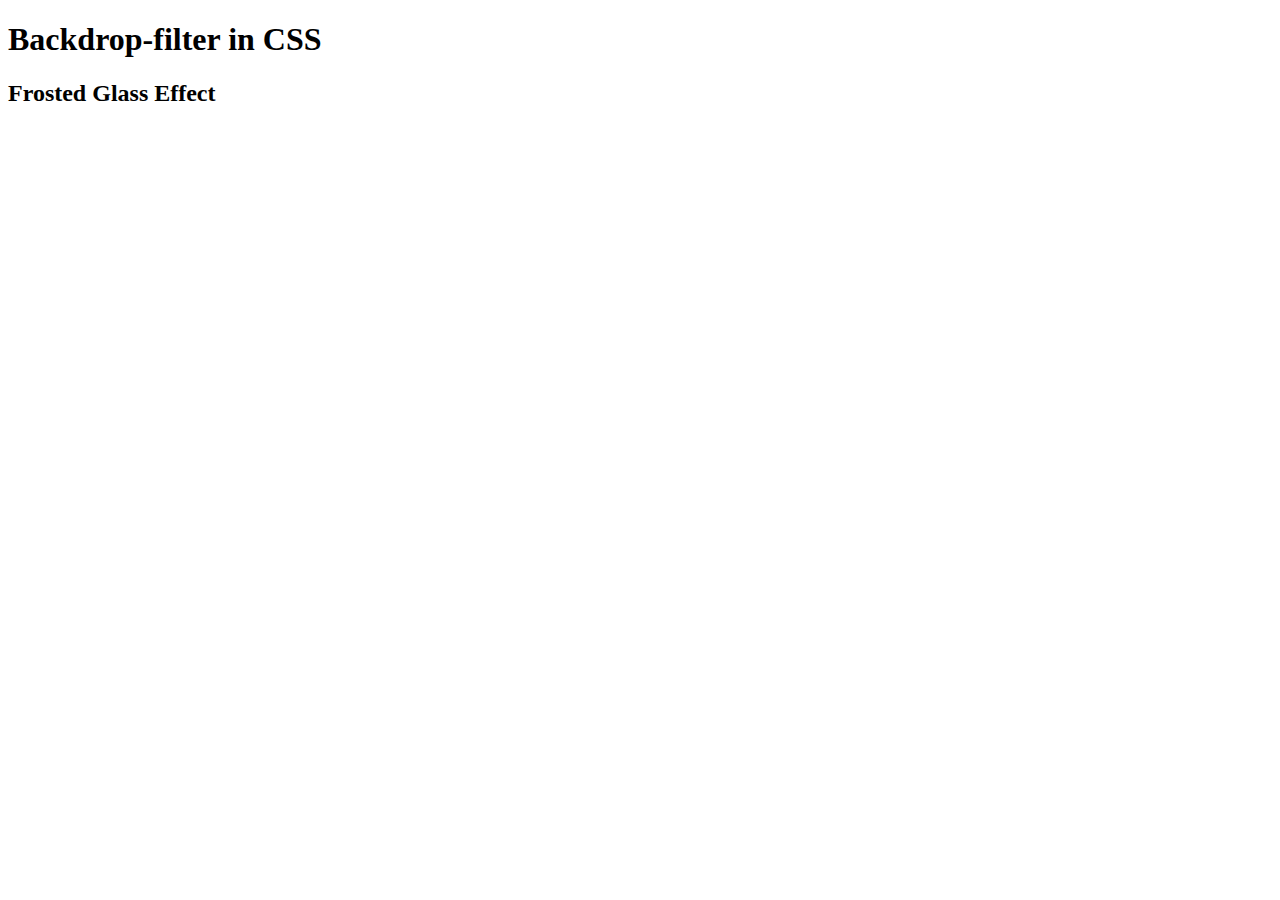
<file: lab-bonus/index.html>
<!DOCTYPE html>
<html lang="en">

<head>
    <meta charset="UTF-8">
    <meta name="viewport" content="width=device-width, initial-scale=1.0">
    <title>Bonus Lab</title>
    <link href="styles.css" rel="stylesheet" />
</head>

<body>
    <header>
        <div class="box">
            <h1>Backdrop-filter in CSS</h1>
        </div>
    </header>

    <div class="glass">
        <h2>Frosted Glass Effect</h2>
    </div>

</body>

</html>
</file>
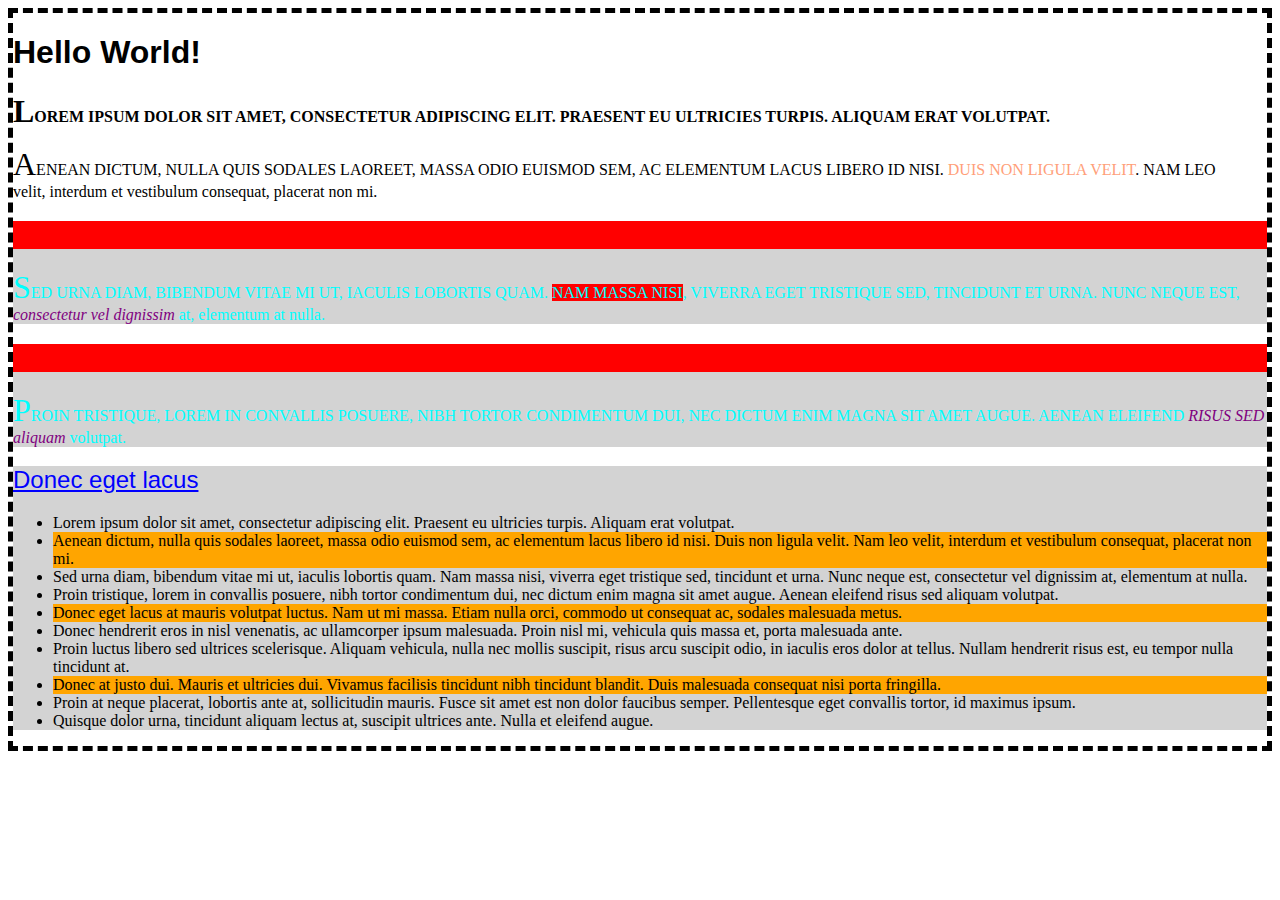
<file: lesson-1/index.html>
<!DOCTYPE html>
<html lang="en">
<head>
	<meta charset="UTF-8" />
	<title>Lesson 1 - COMP1054 User Interface Design Using CSS</title>
	<link rel="stylesheet" href="css/styles.css" />
</head>
<body>

<article class="about">
	<h1>Hello World!</h1> 

	<p>Lorem ipsum dolor sit amet, consectetur adipiscing elit. Praesent eu ultricies turpis. Aliquam erat volutpat.</p>
	<p>Aenean dictum, nulla quis sodales laoreet, massa odio euismod sem, ac elementum lacus libero id nisi. <a href="https://lipsum.com/" rel="external">Duis non ligula velit</a>. Nam leo velit, interdum et vestibulum consequat, placerat non mi.</p>
 
	<section class="project">
		<h2 lang="es">Sed urna diam</h2>
		<p>Sed urna diam, bibendum vitae mi ut, iaculis lobortis quam. <span lang="es">Nam massa nisi</span>, viverra eget tristique sed, tincidunt et urna. Nunc neque est, <em>consectetur vel dignissim</em> at, elementum at nulla.</p>
	</section>

	<section class="project">
		<h2 lang="es">Proin tristique</h2>
		<p>Proin tristique, lorem in convallis posuere, nibh tortor condimentum dui, nec dictum enim magna sit amet augue. Aenean eleifend <em>risus sed aliquam</em> volutpat.</p>
	</section>
    <aside class="project">
        <h2 id="special">Donec eget lacus</h2>
        <ul>
            <li>Lorem ipsum dolor sit amet, consectetur adipiscing elit. Praesent eu ultricies turpis. Aliquam erat volutpat.</li>
            <li>Aenean dictum, nulla quis sodales laoreet, massa odio euismod sem, ac elementum lacus libero id nisi. Duis non ligula velit. Nam leo velit, interdum et vestibulum consequat, placerat non mi.</li>
            <li>Sed urna diam, bibendum vitae mi ut, iaculis lobortis quam. Nam massa nisi, viverra eget tristique sed, tincidunt et urna. Nunc neque est, consectetur vel dignissim at, elementum at nulla.</li>
            <li>Proin tristique, lorem in convallis posuere, nibh tortor condimentum dui, nec dictum enim magna sit amet augue. Aenean eleifend risus sed aliquam volutpat.</li>
            <li>Donec eget lacus at mauris volutpat luctus. Nam ut mi massa. Etiam nulla orci, commodo ut consequat ac, sodales malesuada metus.</li>
            <li>Donec hendrerit eros in nisl venenatis, ac ullamcorper ipsum malesuada. Proin nisl mi, vehicula quis massa et, porta malesuada ante.</li>
            <li>Proin luctus libero sed ultrices scelerisque. Aliquam vehicula, nulla nec mollis suscipit, risus arcu suscipit odio, in iaculis eros dolor at tellus. Nullam hendrerit risus est, eu tempor nulla tincidunt at.</li>
            <li>Donec at justo dui. Mauris et ultricies dui. Vivamus facilisis tincidunt nibh tincidunt blandit. Duis malesuada consequat nisi porta fringilla.</li>
            <li>Proin at neque placerat, lobortis ante at, sollicitudin mauris. Fusce sit amet est non dolor faucibus semper. Pellentesque eget convallis tortor, id maximus ipsum.</li>
            <li>Quisque dolor urna, tincidunt aliquam lectus at, suscipit ultrices ante. Nulla et eleifend augue.</li>
        </ul>
    </aside>
</article>

</body>
</html>
</file>
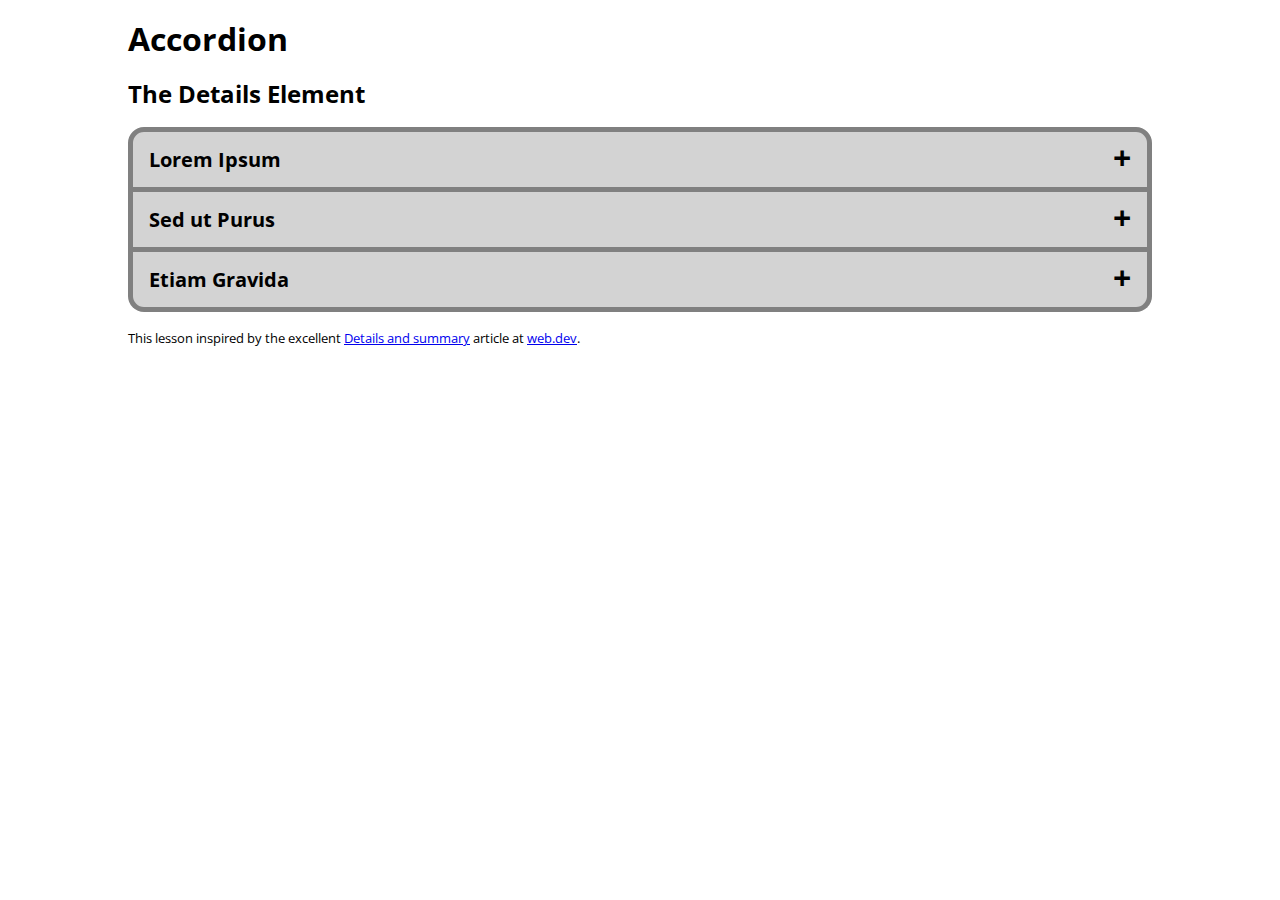
<file: lesson-10/index.html>
<!DOCTYPE html>
<html lang="en">

<head>
	<meta charset="utf-8" />
	<title>Accordion | COMP1054 User Interface Design Using CSS</title>
	<meta name="viewport" content="width=device-width, initial-scale=1.0" />
	<link href="css/normalize.css" rel="stylesheet" />
	<link href="css/accordion.css" rel="stylesheet" />
	<!-- <script src="js/accordion2.js" defer></script> -->
</head>

<body>
	<div id="container">
		<header>
			<h1>Accordion</h1>
		</header>
		<main>
			<h2>The Details Element</h2>
			<!-- STEP 1: Surround each H3 and DIV pair with DETAILS tags -->
			<details name="accordion">
				<summary>Lorem Ipsum</summary>
				<div>
					<p>Lorem ipsum dolor sit amet, consectetur adipiscing elit. Curabitur et eleifend risus. Praesent eu
						orci sed sapien maximus scelerisque at quis justo.</p>
					<p>Fusce lacus lacus, molestie et imperdiet vel, consequat at felis. Mauris eget tortor nec magna
						efficitur tempus. Phasellus lacus tortor, viverra ut interdum faucibus, consectetur imperdiet
						urna.</p>
					<p>Integer auctor sagittis lectus, sit amet sollicitudin diam iaculis ut. Integer orci mi, hendrerit
						ut dui at, maximus semper ante. Morbi ac tellus neque.</p>
				</div>
			</details>

			<!-- STEP 2: Replace each pair of H3 tags with SUMMARY tags, validate your HTML (https://validator.w3.org/), then proceed to the CSS for the next step -->
			<details name="accordion">
				<summary>Sed ut Purus</summary>
				<div>
					<p>Sed ut purus porta odio sollicitudin congue. Proin luctus molestie varius. Curabitur sed maximus
						elit. Ut viverra ante et urna bibendum consectetur.</p>
					<p>Quisque nisi risus, dignissim in placerat id, gravida in elit. Proin et mollis libero, quis
						finibus
						tortor. Nullam condimentum posuere venenatis. Nam ex risus, maximus ut imperdiet ultrices,
						ornare id
						velit.</p>
				</div>
			</details>
			<details name="accordion">
				<summary>Etiam Gravida</summary>
				<div>
					<p>Etiam gravida sit amet odio nec accumsan. Suspendisse imperdiet ac quam in cursus. Pellentesque
						ut
						nunc quis velit pharetra aliquet. Donec sodales eget libero id efficitur. Donec ex dui, dapibus
						a
						dui sit amet, fermentum dignissim risus.</p>
					<p>Nullam viverra a ante at fringilla. Vestibulum ut ante id augue ultricies mattis. Mauris vitae
						urna
						aliquam, laoreet nibh eu, aliquam dolor.</p>
					<p>Curabitur felis ipsum, finibus a gravida at, aliquet non arcu. Nam efficitur ullamcorper quam a
						tincidunt. Cras ut mi ut nulla commodo lacinia eu eu velit.</p>
				</div>
			</details>
		</main>
		<footer>
			<p><small>This lesson inspired by the excellent <a href="https://web.dev/learn/html/details"
						title="Details and summary">Details and summary</a> article at <a href="https://web.dev/"
						title="web.dev">web.dev</a>.</small></p>
		</footer>
	</div><!-- end #container -->
</body>

</html>
</file>
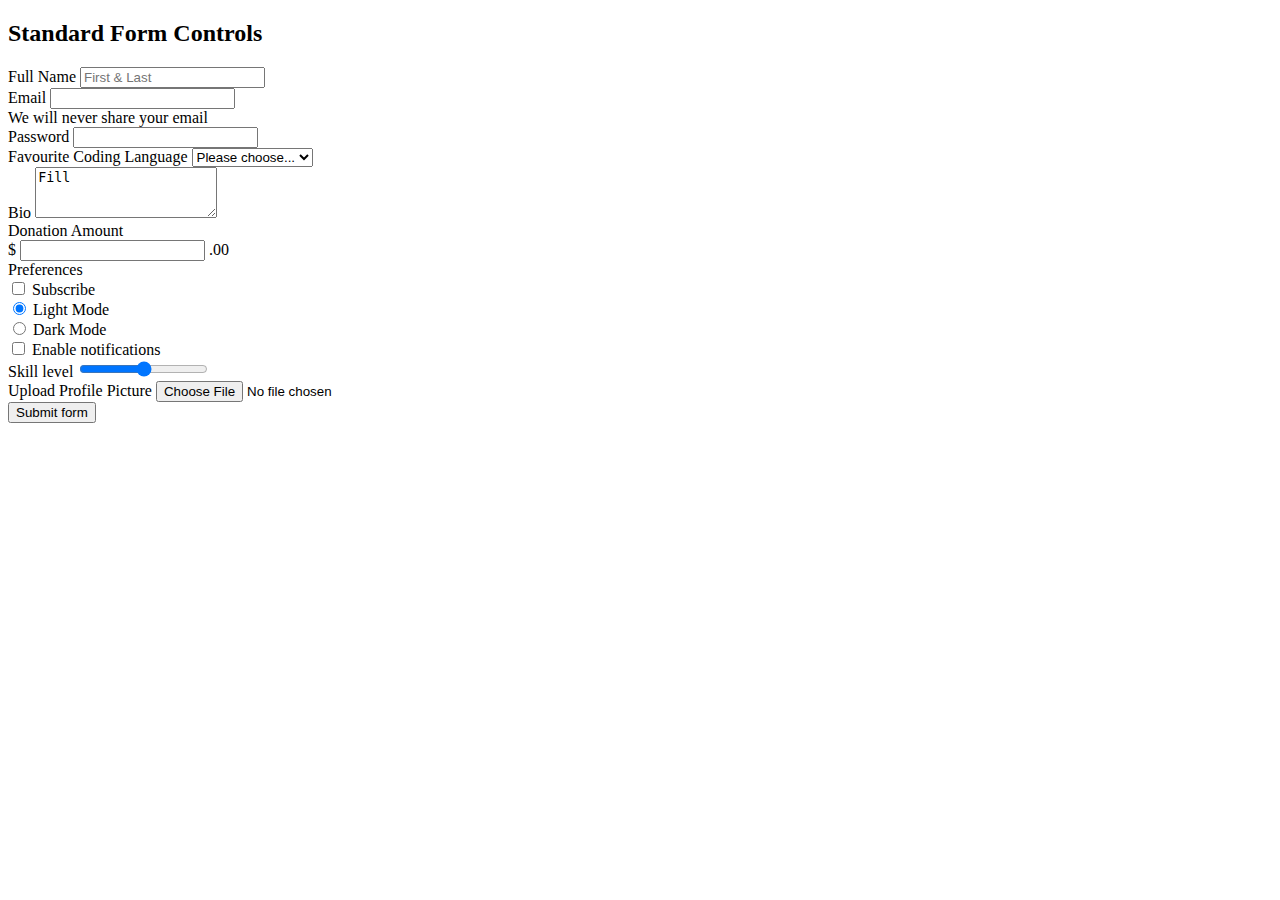
<file: lesson-11/index.html>
<!DOCTYPE html>
<html lang="en">
<head>
    <meta charset="UTF-8" />
    <meta name="viewport" content="width=device-width, initial-scale=1.0" />
    <title>Lesson 11 | Bootstrap Form Controls</title>
    <!-- STEP 1: Attach the Bootstrap CSS via CDN -->
     <link href="https://cdn.jsdelivr.net/npm/bootstrap@5.3.8/dist/css/bootstrap.min.css" rel="stylesheet" integrity="sha384-sRIl4kxILFvY47J16cr9ZwB07vP4J8+LH7qKQnuqkuIAvNWLzeN8tE5YBujZqJLB" crossorigin="anonymous">
    
</head>
<!-- STEP 3: Style the BODY background -->
<body class="bg-light">
<!-- STEP 4: Add a page layout container with top and bottom margins -->
<div class="container my-5">
    <!-- STEP 5: Let's use the Bootstrap Grid Layout system - add a row -->
    <div class="row justify-content-center">
        <!-- STEP 6: Now add a column, full width for small screens, a bit narrowor for medium and bigger - plus some other visual refinements -->
        <div class="col-sm-12 col-md-8 bg-white shadow-sm rounded p-4">
            <!-- STEP 7: Add an H2, with a bigger bottom margin class -->
            <h2 class="mb-3">Standard Form Controls</h2>

            <form action="" method="" id="">
                <!-- STEP 8: Construct a text INPUT for full name with appropriate classes -->
                <div class="mb-2">
                    <label for="fullName" class="form-label">Full Name</label>
                    <input type="text" id="fullName" name="fullName" placeholder="First & Last" class="form-control" /> 
                </div>   
                <!-- STEP 9: Build out a new row containing 2 columns -->
                <div class="row mb-3">
                    <!-- STEP 10: Build an Input for email with LABEL (and a note) -->
                    <div class="col-sm-12 col-md-6">
                        <label for="email" class="form-label">Email</label>
                        <input type="email" class="form-control" id="email" name="email"/>
                        <div class="form-text">We will never share your email</div>
                    </div>
                    <!-- STEP 11: Build an INPUT for password with LABEL -->
                    <div class="col-sm-12 col-md-6">
                        <label for="password" class="form-label">Password</label>
                        <input type="password" class="form-control" id="password" name="password" />
                    </div>
                </div>
                <!-- STEP 12: Create a SELECT element with LABEL -->
                <div class="mb-3">
                    <label for="select" class="form-label">Favourite Coding Language</label>
                    <select id="select" class="form-select" form-select-sm>
                        <option selected disabled>Please choose...</option>
                        <option value="1">JavaScript</option>
                        <option value="2">Python</option>
                        <option value="3">Pascal</option>
                    </select>
                </div>
                <!-- STEP 13: Create a TEXTAREA element with LABEL -->
                <div class="mb-3">
                    <label for="bio" class="form-label">Bio</label>
                    <textarea id="bio" class="form-control" rows="3">Fill</textarea>
                </div>
                <!-- STEP 14: Build out an INPUT with add-ons for donation amount -->
                
                <label for="donation" class="form-label">Donation Amount</label>
                <div class="input-group mb-3">
                    <span class="input-group-text">$</span>
                    <input type="number" class="form-control" id="donation" name="donation" />
                    <span class="input-group-text">.00</span>
                </div>
                <!-- STEP 15: Insert a DIV for a collection of input elements, with a LABEL -->
                <div class="mb-3">
                    <label class="form-label d-block">Preferences</label>
                    <!-- STEP 16: Build a checkbox -->
                    <div class="form-check">
                        <input class="form-check-input" type="checkbox" id="check1" name="subscribe" value="yes" />
                        <label class="form-check-label" for="check1">Subscribe</label>
                    </div>
                    <!-- STEP 17a: Build a radio button -->
                    <div class="form-check">
                        <input class="form-check-input" type="radio" id="radio1" value="option1" name="mode" checked />
                        <label class="form-check-label" for="radio1">Light Mode</label>
                    </div>

                    <!-- STEP 17b: Add another radio button -->
                    <div class="form-check">
                        <input class="form-check-input" type="radio" id="radio2" value="option2" name="mode" />
                        <label class="form-check-label" for="radio2">Dark Mode</label>
                    </div>

                </div>
                <!-- STEP 18: Build a toggle switch button -->
                <div class="mb-3">
                    <div class="form-check form-switch">
                        <input class="form-check-input" type="checkbox" role="switch" id="switch" name="notify" value="true" />
                        <label class="form-check-label" for="switch">Enable notifications</label>
                    </div>

                </div>
                <!-- STEP 19: Assemble a range slider -->
                <div class="mb-3">
                    <label for="range" class="form-label">Skill level</label>
                    <input type="range" class="form-control-range w-100" id="range" min="0" max="10"/>
                </div>
                
                <!-- STEP 20: Craft a file upload widget -->
                <div class="mb-4">
                    <label for="formFile" class="form-label">Upload Profile Picture</label>
                    <input class="form-control" type="file" id="formFile" />
                </div>
                <!-- STEP 21: Complete the form with a submit BUTTON element -->
                <button type="submit" class="btn btn-primary">Submit form</button>
            </form>
        </div>
    </div>
</div>
<!-- STEP 2: Attach the Bootstrap JS libraries via CDN as well -->
<script src="https://cdn.jsdelivr.net/npm/bootstrap@5.3.8/dist/js/bootstrap.bundle.min.js" integrity="sha384-FKyoEForCGlyvwx9Hj09JcYn3nv7wiPVlz7YYwJrWVcXK/BmnVDxM+D2scQbITxI" crossorigin="anonymous"></script>
</body>
</html>
</file>
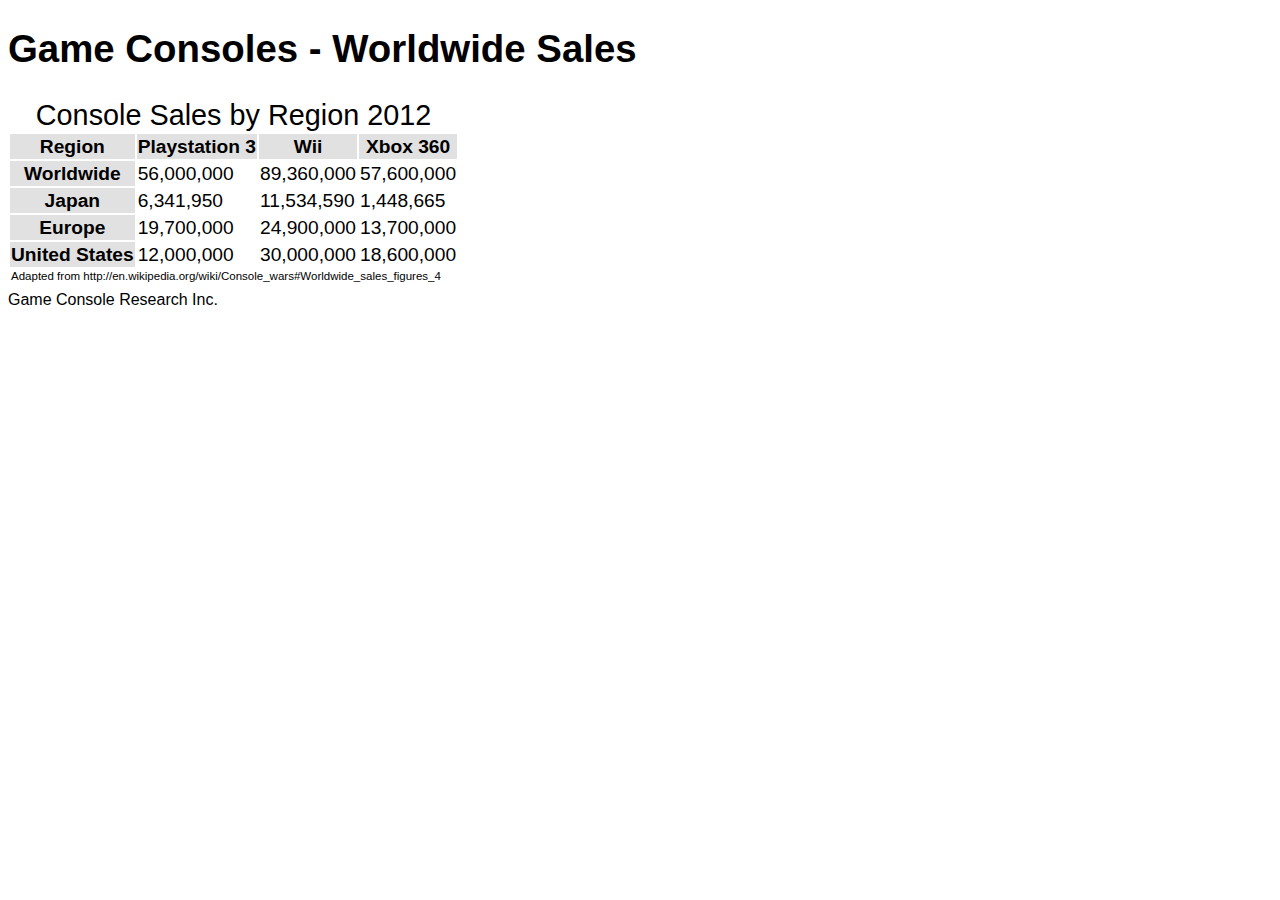
<file: lesson-12/index.html>
<!DOCTYPE html>
<html lang="en">

<head>
	<meta charset="UTF-8">
	<title>Game Consoles - Worldwide Sales</title>
	<meta name="viewport" content="width=device-width, initial-scale=1.0">
	<!-- We're not normalizing this HTML on purpose so that we can see some of the default table rendering - normalize addresses some of the table display issues -->
	<link href="css/tables.css" rel="stylesheet" />
	<!-- Thanks to Tristen Brown for the excellent (dependency-free) table sorting script -->
	<script src="js/tablesort/tablesort.min.js"></script>
	<link href="js/tablesort/css/tablesort.css" rel="stylesheet">
	<script src="js/tables.js" defer></script>
</head>

<body>
	<header>
		<h1>Game Consoles - Worldwide Sales</h1>
	</header>
	<main>
		<!-- STEP 1a: Start with the basic TABLE element -->
		<table>

			<!-- STEP 2: Build out a fitting CAPTION element -->
			<caption>Console Sales by Region 2012</caption>
			<!-- STEP 4: Build out column groups and columns if necessary -->
			<colgroup>
				<col />
			</colgroup>
			<colgroup>
				<col />
				<col />
				<col />
			</colgroup>
			<!-- STEP 5a: Group the table heading rows with a THEAD -->
			<thead>
			<!-- STEP 1b: Build out the appropriate number of rows with TR -->
			 <!-- <tr>
				<th rowspan="2">Region</th>
				<th colspan="3">Console</th>
			 </tr> -->
				<tr>
					<th scope="col">Region</th>
					<th scope="col">Playstation 3</th>
					<th scope="col">Wii</th>
					<th scope="col">Xbox 360</th>
				</tr>
			</thead>
			<tbody>
				<tr>
					<th scope="row">Worldwide</th>
					<td>56,000,000</td>
					<td>89,360,000</td>
					<td>57,600,000</td>
				</tr>
				<tr>
					<th scope="row">Japan</th>
					<td>6,341,950</td>
					<td>11,534,590</td>
					<td>1,448,665</td>
				</tr>
				<tr>
					<th scope="row">Europe</th>
					<td>19,700,000</td>
					<td>24,900,000</td>
					<td>13,700,000</td>
				</tr>
				<tr>
					<th scope="row">United States</th>
					<td>12,000,000</td>
					<td>30,000,000</td>
					<td>18,600,000</td>
				</tr>
			</tbody>
			<!-- STEP 1c: For each piece of table data, build a TD -->

			<!-- STEP 3a: Where appropriate, replace any TD elements with table headings (TH) -->

			<!-- STEP 3b: Associate TH with data rows and/or columns -->

			<!-- STEP 5b: Move the table footer row(s) up to just below the THEAD and surround with a TFOOT -->
			<tfoot>
				<tr>
					<td colspan="4">Adapted from http://en.wikipedia.org/wiki/Console_wars#Worldwide_sales_figures_4</td>
				</tr>
			</tfoot>
			<!-- STEP 5c: Encapsulate the remainder of the table data rows with the TBODY tags -->

			<!-- STEP 5d: Look at the rendering in the browser, then head to css/tables.css for the next step -->
		</table>
	</main>
	<footer>
		<small>Game Console Research Inc.</small>
	</footer>
</body>

</html>
</file>
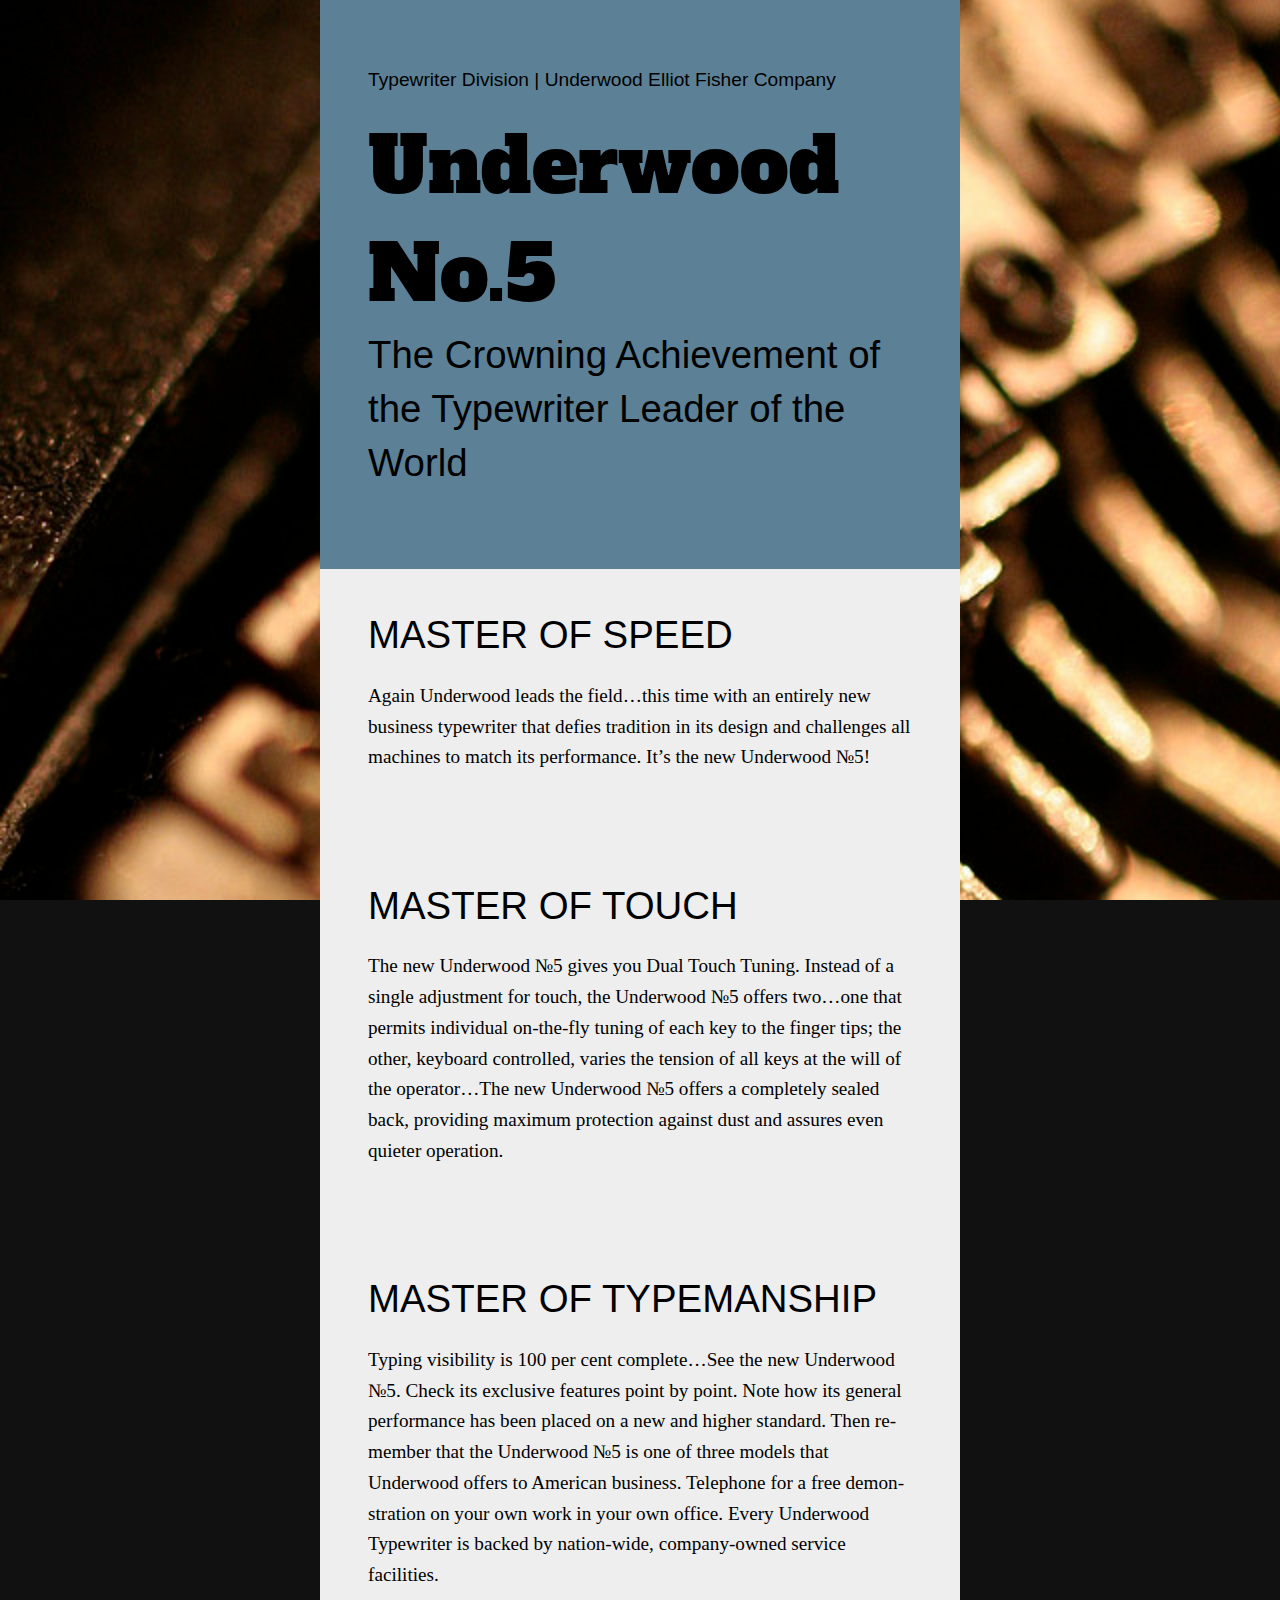
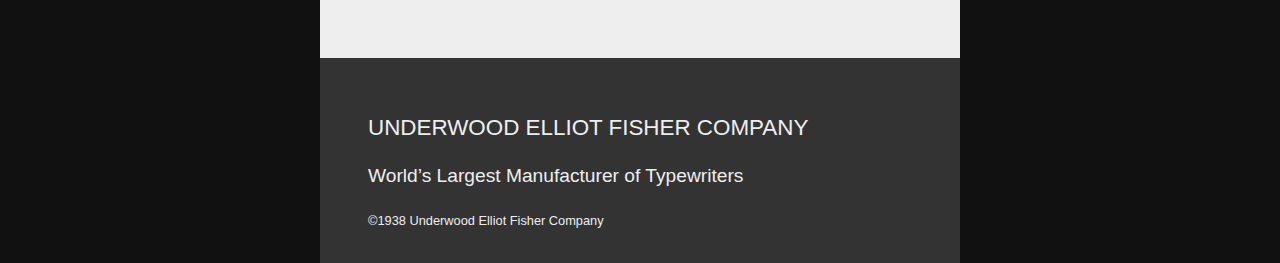
<file: lesson-2/index.html>
<!DOCTYPE html>
<html lang="en"> <!-- Lang and utf charset is very important when it comes to typography -->

<head>
	<meta charset="utf-8" />
	<title>Underwood №5</title>
	<!-- STEP 1a: Add META viewport element for mobile rendering -->
	<meta name="viewport" content="width=device-width, initial-scale=1.0" />

	<!-- STEP 1b. Apply a normalize CSS stylesheet -->
	<link rel="preconnect" href="https://fonts.googleapis.com">
	<link rel="preconnect" href="https://fonts.gstatic.com" crossorigin>
	<link href="https://fonts.googleapis.com/css2?family=Alfa+Slab+One&display=swap" rel="stylesheet">
	<link rel="stylesheet" href="css/normalize.css" />
	<link rel="stylesheet" href="css/main.css" />

</head>

<body>
	<header>
		<p>Typewriter Division | Underwood Elliot Fisher Company</p>
		<h1>Underwood No.5</h1>
		<h2>The Crowning Achievement of the Typewriter Leader of the World</h2>
	</header>
	<main>
		<section>
			<h3>Master of Speed</h3>
			<p>Again Underwood leads the field…this time with an entirely new business typewriter that defies tradition
				in its design and challenges all machines to match its performance. It’s the new Underwood №5!</p>
		</section>
		<section>
			<h3>Master of Touch</h3>
			<p>The new Underwood №5 gives you Dual Touch Tuning. Instead of a single adjustment for touch, the Underwood
				№5 offers two…one that permits individual on-the-fly tuning of each key to the finger tips; the other,
				keyboard controlled, varies the tension of all keys at the will of the operator…The new Underwood №5
				offers a completely sealed back, providing maximum protection against dust and assures even quieter
				operation.</p>
		</section>
		<section>
			<h3>Master of Typemanship</h3>
			<p>Typing visibility is 100 per cent complete…See the new Underwood №5. Check its exclusive features point
				by point. Note how its general performance has been placed on a new and higher standard. Then remember
				that the Underwood №5 is one of three models that Underwood offers to American business. Telephone for a
				free demonstration on your own work in your own office. Every Underwood Typewriter is backed by
				nation-wide, company-owned service facilities.</p>
		</section>
	</main>
	<footer>
		<h3>Underwood Elliot Fisher Company</h3>
		<p>World’s Largest Manufacturer of Typewriters</p>
		<small>©1938 Underwood Elliot Fisher Company</small>
	</footer>
</body>

</html>
</file>
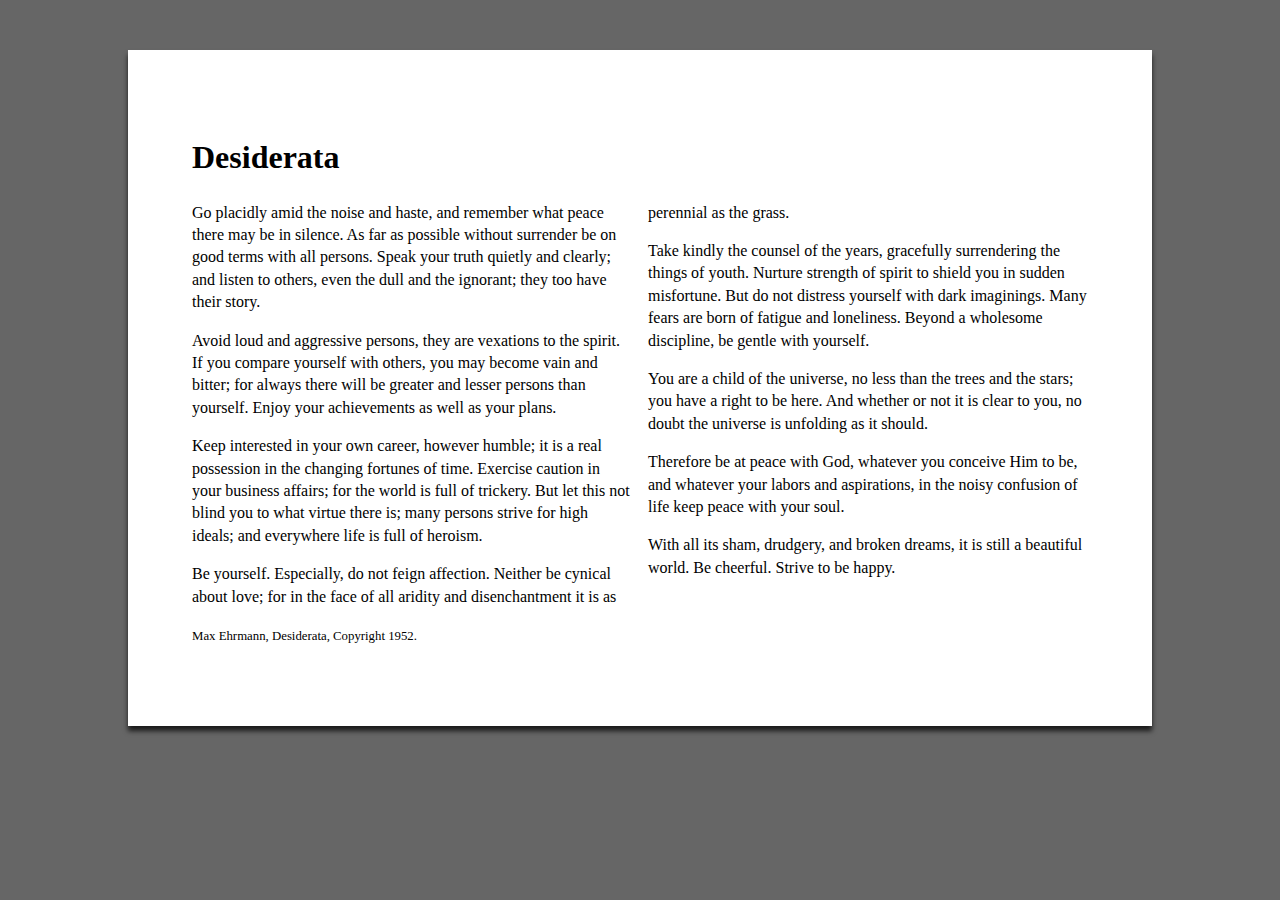
<file: lesson-3/index.html>
<!DOCTYPE html>
<html lang="en">
	<head>
		<meta charset="UTF-8" />
		<title>Desiderata - Max Ehrmann</title>
		<!-- STEP 1: Validate and repair HTML (http://validator.w3.org/) -->
		<!-- STEP 2: Address responsiveness with the meta viewport element -->
		 <meta name="viewport" content="width=device-width, initial-scale=1.0">

		<!-- STEP 3a: Apply Eric Meyer's CSS Reset (http://meyerweb.com/eric/tools/css/reset/) -->
		<!-- <link rel="stylesheet" href="css/reset.css" /> -->

		<!-- STEP 3b: Comment out STEP 2, then apply Nicolas Gallagher and Jonathan Neal's Normalize.CSS (http://necolas.github.io/normalize.css/) -->
		<link rel="stylesheet" href="css/normalize.css" />

		<!-- <link href="https://cdn.jsdelivr.net/npm/bootstrap@5.3.8/dist/css/bootstrap.min.css" rel="stylesheet" integrity="sha384-sRIl4kxILFvY47J16cr9ZwB07vP4J8+LH7qKQnuqkuIAvNWLzeN8tE5YBujZqJLB" crossorigin="anonymous"> -->

		<!-- STEP 4a: Add the primary stylesheet -->
		 <link rel="stylesheet" href="css/main.css">

		<!-- STEP 4b: Validate the CSS and repair (https://jigsaw.w3.org/css-validator/) -->


		<!-- STEP 5: Inspect the HTML and CSS using a variety of browser dev tools from different vendors -->
	</head>
	<body>
		<div id="page">
			<header>
				<h1>Desiderata</h1>
			</header>		
			<main>
				<p>Go placidly amid the noise and haste, and remember what peace there may be in silence. As far as possible without surrender be on good terms with all persons. Speak your truth quietly and clearly; and listen to others, even the dull and the ignorant; they too have their story.</p>
				<p>Avoid loud and aggressive persons, they are vexations to the spirit. If you compare yourself with others, you may become vain and bitter; for always there will be greater and lesser persons than yourself. Enjoy your achievements as well as your plans.</p>
				<p>Keep interested in your own career, however humble; it is a real possession in the changing fortunes of time. Exercise caution in your business affairs; for the world is full of trickery. But let this not blind you to what virtue there is; many persons strive for high ideals; and everywhere life is full of heroism.</p>
				<p>Be yourself. Especially, do not feign affection. Neither be cynical about love; for in the face of all aridity and disenchantment it is as perennial as the grass.</p>
				<p>Take kindly the counsel of the years, gracefully surrendering the things of youth. Nurture strength of spirit to shield you in sudden misfortune. But do not distress yourself with dark imaginings. Many fears are born of fatigue and loneliness. Beyond a wholesome discipline, be gentle with yourself.</p>
				<p>You are a child of the universe, no less than the trees and the stars; you have a right to be here. And whether or not it is clear to you, no doubt the universe is unfolding as it should.</p>
				<p>Therefore be at peace with God, whatever you conceive Him to be, and whatever your labors and aspirations, in the noisy confusion of life keep peace with your soul.</p>
				<p>With all its sham, drudgery, and broken dreams, it is still a beautiful world. Be cheerful. Strive to be happy.</p>
			</main>
				
			<footer>
				<p><small>Max Ehrmann, Desiderata, Copyright 1952.</small></p>
			</footer>
		</div><!-- #page -->
	</body>
</html>
</file>
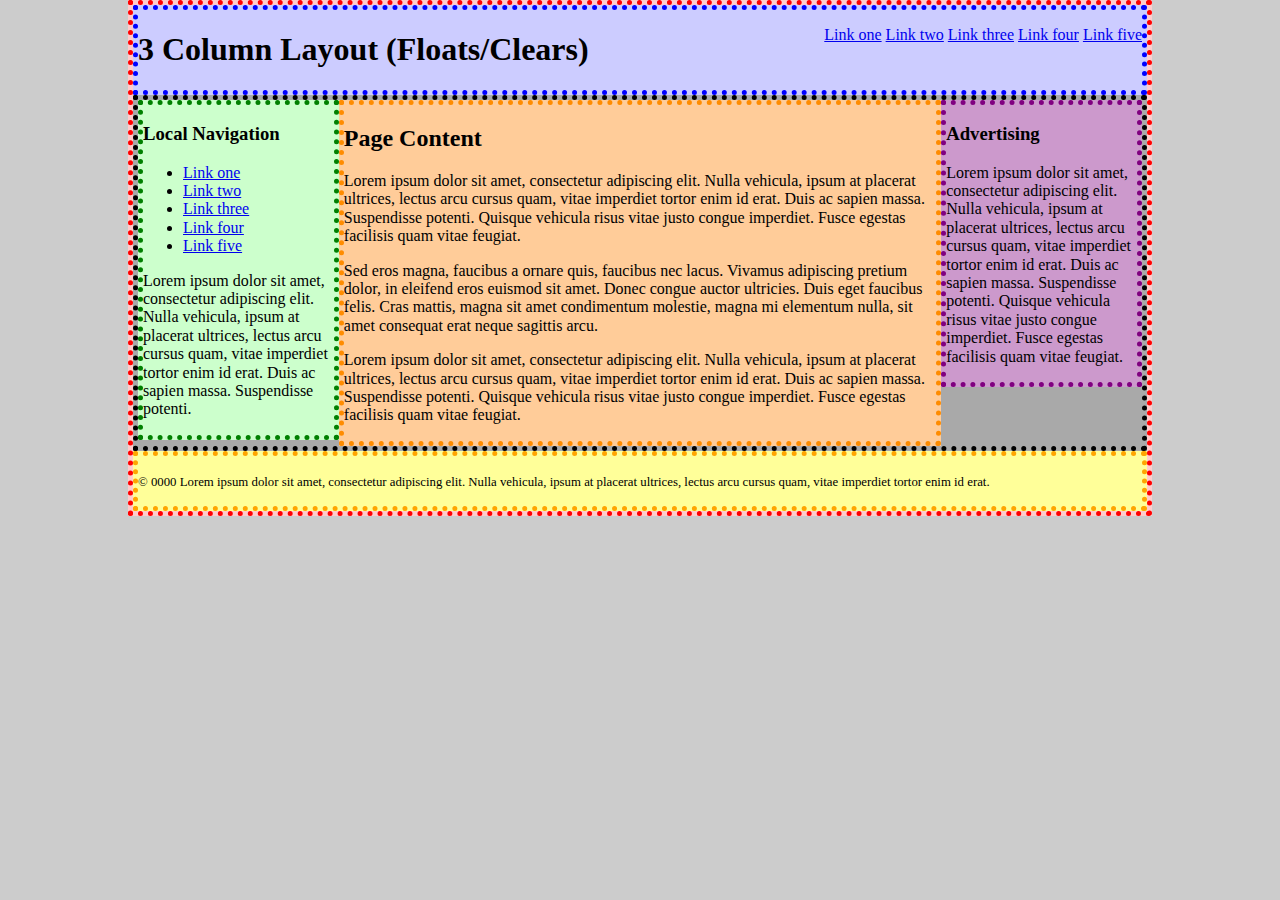
<file: lesson-4/index.html>
<!DOCTYPE html>
<html lang="en">
<head>
	<meta charset="utf-8" />
	<title>3 Column Layout - Floats/Clears</title>
	<meta name="viewport" content="device=device-width, initial-scale=1" />
	<!-- STEP 1a: Add normalize.css, then head to css/index.css for STEP 1b -->
	<link rel="stylesheet" href="css/normalize.css">
	<link href="css/index.css" rel="stylesheet" />
</head>

<body>
	<div id="container">
		<header>
			<h1>3 Column Layout (Floats/Clears)</h1>
			<nav>
				<ul>
					<li><a href="#">Link one</a></li>
					<li><a href="#">Link two</a></li>
					<li><a href="#">Link three</a></li>
					<li><a href="#">Link four</a></li>
					<li><a href="#">Link five</a></li>
				</ul>
			</nav>
		</header>
		<main>
			<nav>
				<h3>Local Navigation</h3>
				<ul>
					<li><a href="#">Link one</a></li>
					<li><a href="#">Link two</a></li>
					<li><a href="#">Link three</a></li>
					<li><a href="#">Link four</a></li>
					<li><a href="#">Link five</a></li>
				</ul>
				<p>Lorem ipsum dolor sit amet, consectetur adipiscing elit. Nulla vehicula, ipsum at placerat ultrices, lectus arcu cursus quam, vitae imperdiet tortor enim id erat. Duis ac sapien massa. Suspendisse potenti.</p>
			</nav>
			<section>
				<h2>Page Content</h2>
				<p>Lorem ipsum dolor sit amet, consectetur adipiscing elit. Nulla vehicula, ipsum at placerat ultrices, lectus arcu cursus quam, vitae imperdiet tortor enim id erat. Duis ac sapien massa. Suspendisse potenti. Quisque vehicula risus vitae justo congue imperdiet. Fusce egestas facilisis quam vitae feugiat.</p>
				<p>Sed eros magna, faucibus a ornare quis, faucibus nec lacus. Vivamus adipiscing pretium dolor, in eleifend eros euismod sit amet. Donec congue auctor ultricies. Duis eget faucibus felis. Cras mattis, magna sit amet condimentum molestie, magna mi elementum nulla, sit amet consequat erat neque sagittis arcu.</p>
				<p>Lorem ipsum dolor sit amet, consectetur adipiscing elit. Nulla vehicula, ipsum at placerat ultrices, lectus arcu cursus quam, vitae imperdiet tortor enim id erat. Duis ac sapien massa. Suspendisse potenti. Quisque vehicula risus vitae justo congue imperdiet. Fusce egestas facilisis quam vitae feugiat.</p>
			</section>
			<aside>
				<h3>Advertising</h3>
				<p>Lorem ipsum dolor sit amet, consectetur adipiscing elit. Nulla vehicula, ipsum at placerat ultrices, lectus arcu cursus quam, vitae imperdiet tortor enim id erat. Duis ac sapien massa. Suspendisse potenti. Quisque vehicula risus vitae justo congue imperdiet. Fusce egestas facilisis quam vitae feugiat.</p>
			</aside>
		</main>
		<footer>
			<p><small>© 0000 Lorem ipsum dolor sit amet, consectetur adipiscing elit. Nulla vehicula, ipsum at placerat ultrices, lectus arcu cursus quam, vitae imperdiet tortor enim id erat.</small></p>
		</footer>
	</div><!-- #container -->
</body>
</html>
</file>
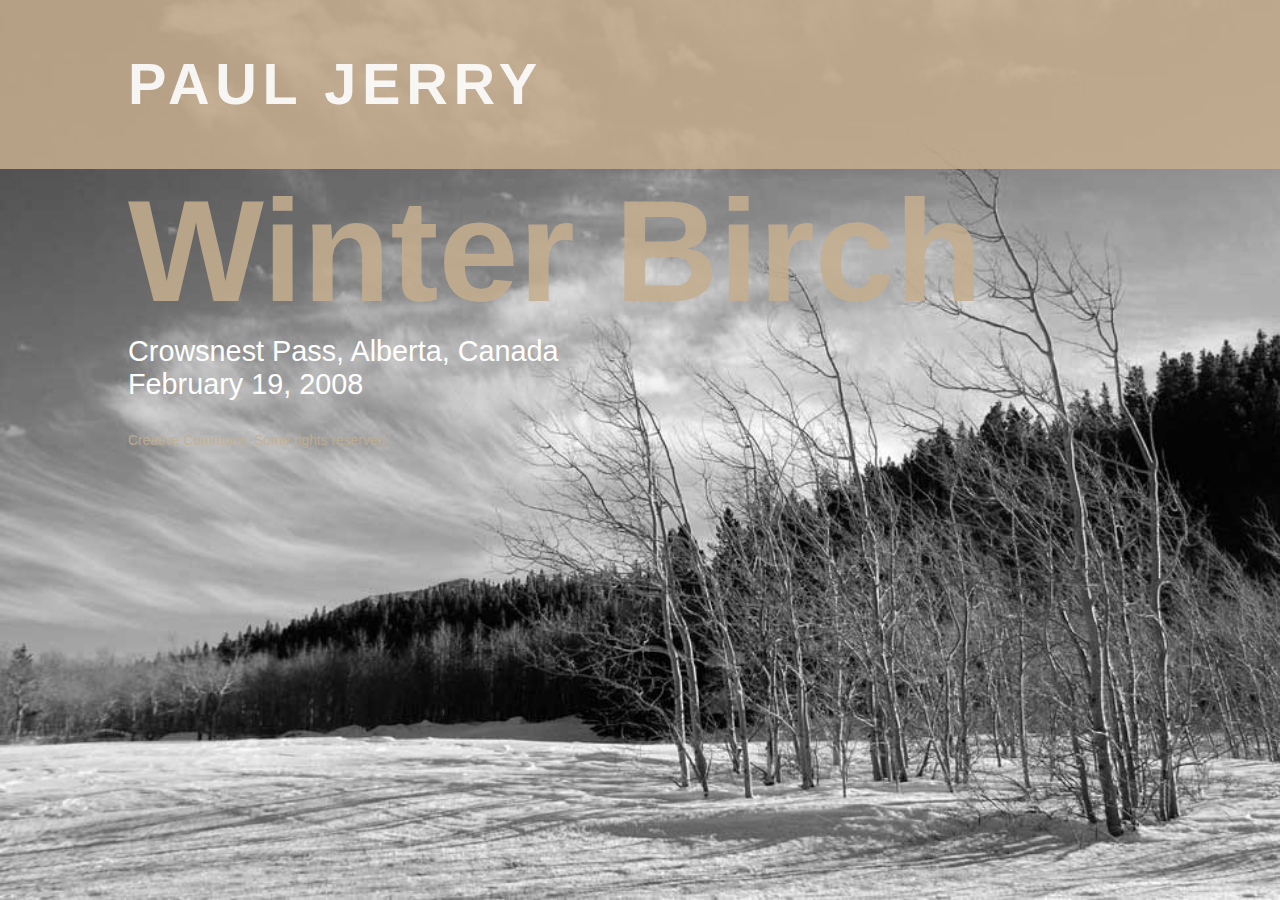
<file: lesson-5/index.html>
<!DOCTYPE html>
<html lang="en">
<head>
	<meta charset="utf-8" />
	<title>Winter Birch | Paul Jerry</title>
	<meta name="viewport" content="width=device-width, initial-scale=1" />
	<link href="css/normalize.css" rel="stylesheet" />
	<link href="css/colors.css" rel="stylesheet" />
</head>
<body>
	<header>
		<h1>Paul Jerry</h1>
	</header>
	<main>
		<h2>Winter Birch</h2>
		<p>Crowsnest Pass, Alberta, Canada <br><time datetime="2008-02-19">February 19, 2008</time></p>
	</main>
	<footer>
		<p><small>Creative Commons. Some rights reserved.</small></p>
	</footer>
</body>
</html>
</file>
<file: assignment-1/css/style.css>
@charset "utf-8";

html {
	box-sizing: border-box;
}

*, *::before, *::after {
    box-sizing: inherit;
}

header {
    display: flow-root;
    width: 100%;
    grid-area: header;
    display: flex;
    justify-content: space-between;
}

body {
    margin: 0 auto;
    display: grid;
    width: 95%;
    grid-template-areas: 
        "header header header"
        "aside article footer" 
        "aside article footer"
    ;
    grid-template-rows: 125px auto 200px;
    grid-template-columns: 1fr 2fr 1fr;
    gap: 1rem;
}

main {
    grid-area: article;
    display: flex;
    flex-direction: column;
    align-items: center;
}

aside {
    grid-area: aside;
}
</file>
<file: lab-1/css/main.css>
/* Sets font for main headers and text at top */

h1, h2, header > p {
    font-family: 'Libre Franklin', sans-serif;
    text-transform: uppercase;
    font-weight: 500;
    line-height: 1.4;
    letter-spacing: 2px;
}

/* Styles for main headers and text at top */

h1 {
    letter-spacing: 3px;
    padding-left: 5px;
    border: 2px solid black;
    margin: 0;
    font-size: 1.2em;
    width: fit-content;
}

h2 {
    text-align: center;
    font-size: 2.5em;
    transform: scale(1.2,1.7)
}

header > p {
    text-align: center;
    font-size: 0.88em;
    font-weight: bold;
}

/* creates 3 column for main */

main {
  column-count: 3;
}
</file>
<file: lab-2/css/base.css>
/* Base styles for Lab 2
-------------------------------------------------- */
html {
	box-sizing: border-box;
}
*, *:before, *:after {
	box-sizing: inherit;
}
body {
	font-family: sans-serif;
	background-color: rgb(240,240,240);
}
header {
	padding: 1em;
}
main {
	display: flex;
	flex-direction: row;
	justify-content: space-around;
	flex-wrap: wrap;
}
main section {
	width: 20%;
	padding: 0.5em;
	background-color: rgb(255,255,255);
	box-shadow: 0px 7px 15px 5px rgba(0,0,0,0.1); 
}
main section h2 {
	margin: 0;
}
main section h3 {
	margin: 0;
	font-size: 75%;
}
main section div {
	margin-top: 0.5em;
	padding: 0.5em;
	color: rgb(255,255,255);
	background-color: grey;
	height: 3em;
}
footer {
	padding: 1em;
}
</file>
<file: lab-4/css/tables.css>
@charset "utf-8";

* {
    font-family: Arial, Helvetica, sans-serif;
}

body {
    background: #0e0d0d;
    margin: 0;
    padding: 0;
}

main {
    width: 80%;
    background-color: white;
    margin: 0 auto;
    padding: 1rem 5rem 10rem 5rem;
}

table {
    width: 100%;
    font-size: 0.9rem;
    background: #ffffff;
    border-collapse: collapse;
}

h1 {
    font-weight: 800;
    margin: 0 auto;
}

h2 {
    margin-bottom: 0.5em;
}

caption {
    text-align: left;
    font-weight: 700;
    font-size: 1.1rem;
    padding-bottom: 0.2em;
    border-bottom: 1px solid #d0d0d0;
}

tbody tr:nth-child(odd) {
    background-color: rgb(0, 0, 0, 0.05);
}

thead th {
    padding: 0.6rem;
    border-bottom: 1px solid #d0d0d0;
    text-align: center;
}

tbody td,
tbody th {
    padding: 1rem;
    border-bottom: 1px solid #e2e2e2;
    text-align: center;
}

.pos {
    color: rgb(0, 175, 0);
}

.neg {
    color: rgb(200, 0, 0);
}

thead th:nth-child(2) {
    text-align: left;
}

tbody th[scope="row"] {
    text-align: left;
}
</file>
<file: lab-4/js/tablesort/css/tablesort.css>
@charset "UTF-8";
/* Tablesort specific styling ---------- */
/* http://tristen.ca/tablesort/demo/  -- */
th.sort-header {
  cursor:pointer;
  }
th.sort-header::-moz-selection,
th.sort-header::selection {
  background:transparent;
  }
table th.sort-header:after {
  content:'';
  float:right;
  margin-top:7px;
  border-width:0 4px 4px;
  border-style:solid;
  border-color:#333 transparent;
  opacity: 0.4;
  visibility:hidden;
  }
table th sort-header:hover {
	background-color: #eee;
}
table th.sort-header:hover:after {
  visibility:visible;
  }
table th.sort-up:after,
table th.sort-down:after,
table th.sort-down:hover:after {
  visibility:visible;
  opacity:1;
  }
table th.sort-up:after {
  border-bottom:none;
  border-width:4px 4px 0;
  }
</file>
<file: lab-bonus/styles.css>
@charset "utf-8";
</file>
<file: lesson-1/css/styles.css>
@charset "UTF-8";

/* STEP 1: Named Selector
------------------------------------------------------- */
h2 {
    color: red;
    font-weight: normal;
    text-decoration: underline;
}

/* STEP 2: ID Selector
------------------------------------------------------- */
#special {
    color: blue;
}

/* STEP 3: Class Selector
------------------------------------------------------- */
.project {
    background-color: lightgrey;
}

.about {
    border: 5px dashed black;
}

/* STEP 4: Contextual/Descendent Selector
------------------------------------------------------- */
section p {
    color: cyan;
}

.about p a {
    /* background-color: orange; */
}

/* STEP 5: Grouped Selector
------------------------------------------------------- */
h1,
h2,
h3 {
    font-family: sans-serif;
}

/* STEP 6: Pseudo-Class Selector
------------------------------------------------------- */
a:link {
    text-decoration: none;
    color: lightsalmon;
    background-color: transparent;
}

a:visited {
    color: green;
}

a:focus {
    background-color: lightyellow;
}

a:hover {
    text-decoration: underline;
}

a:active {
    color: red;
}

/* STEP 7: Structural Pseudo-Class Selector
------------------------------------------------------- */
li:nth-child(3n-1) {
    background-color: orange;
}

/* STEP 8: Pseudo-Element Selector
------------------------------------------------------- */
p::first-line {
    text-transform: uppercase;
}

p::first-letter {
    font-size: 200%;
}

/* STEP 9: Combinator Selector
------------------------------------------------------- */
h1 + p {
    font-weight: bold;
}

/* STEP 10: Attribute Selector
------------------------------------------------------- */
*[Lang="es"] {
    background-color: red;
}

/* STEP 11: Getting Crazy
------------------------------------------------------- */
.project h2[lang="es"] + p em {
    color: purple;
}
</file>
<file: lesson-12/css/tables.css>
@charset "utf-8";

html {
    font: 120%/1.2 "Trebuchet MS", Arial, Helvetica, sans-serif;
}
/* STEP 7: Collapse borders */
table {

/* STEP 9a: Adjust placement of table caption */

/* STEP 9b: Try different values for table-layout (https://developer.mozilla.org/en-US/docs/Web/CSS/table-layout) in conjunction with the width property. */

}
/* STEP 10b: Zebra striping for columns */
col:nth-child(2) {

}

/* STEP 8: Adjust padding for usability with TH and TD */
td, th {

}
th {
    background: rgba(225,225,225,1);
}
/* STEP 6: Align table headings in the table body */
tbody th {

}
thead tr:first-child th:first-child {
    /* Hide top left cell - it's empty */

}
/* STEP 10a: Zebra striping for rows */

tfoot td {
    font-size: 60%;
}
caption {
    font-size: 150%;
}
/* STEP 10c: Have a look at the result in the browser, then head to js/tables.js for the next step */
</file>
<file: lesson-12/js/tablesort/css/tablesort.css>
@charset "UTF-8";
/* Tablesort specific styling ---------- */
/* http://tristen.ca/tablesort/demo/  -- */
th.sort-header {
  cursor:pointer;
  }
th.sort-header::-moz-selection,
th.sort-header::selection {
  background:transparent;
  }
table th.sort-header:after {
  content:'';
  float:right;
  margin-top:7px;
  border-width:0 4px 4px;
  border-style:solid;
  border-color:#333 transparent;
  opacity: 0.4;
  visibility:hidden;
  }
table th sort-header:hover {
	background-color: #eee;
}
table th.sort-header:hover:after {
  visibility:visible;
  }
table th.sort-up:after,
table th.sort-down:after,
table th.sort-down:hover:after {
  visibility:visible;
  opacity:1;
  }
table th.sort-up:after {
  border-bottom:none;
  border-width:4px 4px 0;
  }
</file>
<file: lesson-2/css/main.css>
@charset "UTF-8";



html {
	/* STEP 2: Set base font size */
	font-size: 100%;
	/* STEP 3: Set base line-height (leading) */
	line-height: 1.4;
	/* STEP 4: Set base font-family (font stack) */
	font-family: Cambria, Cochin, Georgia, Times, 'Times New Roman', serif;

	background: #111;
	/* STEP 10a: set the background image */
	background-image: url("../images/how-much.jpg");
	/* Image credit: How much? by el patojo CC https://www.flickr.com/photos/elpatojo/250157893 */
	/* STEP 10b: set the background attachment */
	background-attachment: fixed;
	/* STEP 10c: set the background image size to cover the viewport */
	background-size: cover;
}
/* STEP 5: Set font sizes according to a typographic scale (h1-h6 and p) */
h1 {
	font-size: 4.8rem;
	/* STEP 7a: Set primary heading font - use "Alfa Slab One" from Google Fonts - place the appropriate @import at the top of this CSS file, then set the font-family to the same, with a fallback to "Rockwell" - then set font-weight to normal (we don't need to bold these fonts) */
	font-family: "Alfa Slab One", Impact, serif;
	font-weight: normal;
	/* ...try editing the CSS in the browser dev tools to see the fallback if the Google Font fails to load */
}
h1 em {
	/* STEP 7e: The numero character/symbol is not heavy enough for the surrounding text, so we will set it with a heavy font, and eliminate the italics */
	
}
h2 {
	font-size: 3.6rem;
	/* STEP 7b: Set subheading font to 'Century Gothic', with a fallback to Futura for Mac, then lastly to sans-serif */
	font-family: "Century Gothic", Futura, sans-serif;
	font-weight: normal;
}
h3 {
	font-size: 2.4rem;
	/* STEP 7c: Set tertiary heading font to the same as above, then transform all h3 elements to UPPERCASE, with no bottom margin */
	font-family: "Century Gothic", Futura, sans-serif;
	font-weight: normal;
	text-transform: uppercase;
	margin-bottom: 0;
}
h4 {
	font-size: 2.1rem;
}
h5 {
	font-size: 1.8rem;
}
h6 {
	font-size: 1.4rem;
}
p {
	font-size: 1.2rem;
}
/* STEP 7d: Set font for p in header to the same as the h2 and the h3 elements, using a descendant (contextual) selector */
header p {
	font-family: "Century Gothic", Futura, sans-serif;
	font-weight: normal;
}
/* STEP 9a: Reduce space between headings in page-level header H1 */
header h1 {
	margin: 0;
}
/* STEP 8: Bump down subhead font size at top of article */
header h2 {
	font-size: 2.4rem;
	/* STEP 9b: Reduce space between headings in page-level header H2 */
	margin-top: 0;
}
/* STEP 9c: Move h3 and p closer together in article sections */
section h3 {
	margin-bottom: 0;
	/* STEP 13: Visual hierarchy needs improvement - reduce font size */
	
}
section p {
	
	/* STEP 12a: Measure is 85+ - too long - bump up the font size */
	
	/* STEP 12b: Play with the leading (line-height) - raise to 1.8, then reduce to 1.2 - discuss typographic color and vertical rhythm */
	line-height: 1.6;
	/* STEP 14a: Justification with text-align - left, right, center, justify */
	text-align: left;
	/* STEP 14b: Hyphenation - change BODY width to 50% down below, then resize the window width in your browser to see the effect */
	hyphens: auto;
	/* STEP 16a: Play with some non-standard CSS properties like text-rendering - this can enable things like ligatures - look at the combination of letters f and i */
	text-rendering: optimizeLegibility;
	/* STEP 16b: Change the font to Calibri, then watch the 'fi' and 'fl' combination render as a ligature - for some reason, 'ff' does not for this font */
	
	/* https://developer.mozilla.org/en-US/docs/Web/CSS/text-rendering */
}
/* STEP 6: Basic layout - auto-centred single-column fixed width */
body {
	width: 640px;
	margin: 0 auto;
	/* STEP 14c: Change width of BODY to see how hyphenation works - then comment out */
	
	
	background: #eee;
}
header {
	background: #5C8096;
	/* STEP 11a: Add whitespace - very important */
	padding: 3rem;
	/* STEP 15: Inset text effect with text shadow */
	
}
section {
	/* STEP 11b: Add more whitespace */
	padding: 0 3rem 3rem 3rem;
}
footer {
	background: #333;
	color: #eee;
	/* STEP 11c. Add even more whitespace */
	padding: 2rem 3rem;
}
footer h3 {
	font-size: 1.4em;
}
footer p, footer small {
	font-family: "Century Gothic", Futura, sans-serif;
}
</file>
<file: lesson-3/css/main.css>
body {
  background-color: #666;
  line-height: 1.4;
}

#page {
  width: 70%;
  background-color: white;
  margin: 50px auto;
  padding: 5%;
  box-shadow: 0 5px 5px 0 rgba(0, 0, 0, 0.75);
}

/* Multi-column layout
-------------------------------------------------- */
main {
  column-count: 2;

}

main p:first-child {
  margin-top: 0;
}
</file>
<file: lesson-4/css/index.css>
@charset "utf-8";

/* STEP 1b: Change the box-model rendering default from content-box to border-box */
html {
	box-sizing: border-box;
}
*, *::before, *::after {
	box-sizing: inherit;
}

body {
	background: #CCC;
}

#container {
	border: 5px dotted red;
	background: #FCC;
	/* STEP 2: set width of #container to 80% of body */
	width: 80%;
	/* STEP 3: center the entire layout with auto left and right margins */
	margin: 0 auto;
}
header {
	border: 5px dotted blue;
	background: #CCF;
	/* STEP 8c: Set the header to float: left; to restore the height to auto to contain the children */
	display: flow-root;
	/* STEP 8d: Now set the width to 100% to push the <footer> content back down where it belongs (wow)! */
	width: 100%;
}
header h1 {
	/* STEP 8a: Opposing floats - float the h1 to the left */
	float: left;
}
header nav {
	/* STEP 8b: Float the nav element to the right - notice how the parent element is now height: 0; just like the <main> element - what a mess! */
	float: right;
}
header nav ul {
	list-style-type: none;
	padding: 0;
}
header nav ul li {
	display: inline;
}
main {
	border: 5px dotted black;
	background: darkgray;
	/* STEP 7c: "Set a float to clear a float" - Set the main element to float: left; and see how it now encapsulates its children with height: auto; - this helps clear the footer properly */
	display: flow-root;
}
main nav {
	border: 5px dotted green;
	background: #CFC;
	/* STEP 4a: set the width of the first sidebar to 20% */
	width: 20%;
	/* STEP 4b: float the column to the left */
	float: left;
}
main section {
	border: 5px dotted darkorange;
	background: #FC9;
	/* STEP 5a: set the width of the main (centre) column to 60% */
	width: 60%;
	/* STEP 5b: float the column to the left */
	float: left;
}
main aside {
	border: 5px dotted purple;
	background: #C9C;
	/* STEP 6a: set the width of the second sidebar to 20% */
	width: 20%;
	/* STEP 6b: float the column to the left */
	float: left;
}
footer {
	border: 5px dotted orange;
	background: #FF9;
	/* STEP 7a: clear the footer (left | right | both) */
	/* clear: left; */
	/* STEP 7b: Notice that the <main> element has collapsed - this is because all its children are floated - now comment out the above clear property and refresh the browser tab */
}
header,
main > nav,
main > section,
main > aside,
footer {
	/* STEP 9: add some padding to the main layout containers to give the text some room to breathe - then head over to flexbox.html to see how to do this an easier way */
	
}
</file>
<file: lesson-5/css/colors.css>
@charset "utf-8";
html {
	box-sizing: border-box;
}
	*, *::before, *::after {
	box-sizing: inherit;
}
html {
	background: lightgrey url("../images/winter-birch.jpg") no-repeat top left;
	background-size: cover;	
	background-attachment: fixed;
	height: 100%;
	font-family: "Century Gothic", Futura, Helvetica, Arial, sans-serif;
	font-size: 180%;
}
body {
	min-height: 100%;
	color: white;	
}
header {
	/* STEP 1a: Go to https://developer.mozilla.org/en-US/docs/Web/CSS/CSS_Colors/Color_picker_tool */
	/* STEP 1b: Select a HUE using the Hue Slider */
	/* STEP 1c: De-Saturate the colour a bit, reduce the Lightness, and make the colour slightly transparent by adjusting the Alpha. */
	/* STEP 1d: Copy the resulting RGBa value and replace the background-color below */
	background-color: rgba(198, 174, 142, 0.87);
	padding: 1% 10%;
}
header h1 {
	text-transform: uppercase;
	letter-spacing: 0.1em;
	color: white;
	/* STEP 3: Soften the <h1> element text using the opacity property */
	opacity: 0.9;
}
main {
	padding: 0 10%;
}
main h2 {
	/* STEP 2: Set the <h2> inside the <main> to the same transparent purple, but use the HSLa colour syntax, instead */
	
	font-size: 500%;
	margin: 0;	
	color: lab(72.38% 3.79 19.63 / 0.87);
}
main p {
	margin-top: 0;
}
footer {
	padding: 0 10%;
}
footer p {
	font-size: 60%;
	/* STEP 4: Set the <footer> element text to the same purple as in step 1 and 2, using a combination of hexadecimal color syntax and opacity. */
	color: oklab(0.76153 0.00708 0.05076 / 0.871);
}

/* STEP 5: Adjust the HUE of the background-color of the <header>, the colour of the <h2>, and the colour of the <footer> text to a different value - note that this is more difficult with HEX and RGB colour notation */

/* STEP 6: Convert the footer p element to CIELAB color space using a conversion utility like http://colormine.org/convert/rgb-to-lab */
</file>
<file: lab-3/css/lab3.css>
@charset "utf-8";
@import url('https://fonts.googleapis.com/css2?family=Open+Sans:ital,wght@0,300..800;1,300..800&display=swap');

/* Box-sizing reset (https://css-tricks.com/inheriting-box-sizing-probably-slightly-better-best-practice/) */
html {
	box-sizing: border-box;
	font-family: "Open Sans", sans-serif;
}
*, *:before, *:after {
	box-sizing: inherit;
}

#container {
	width: 80%;
	margin: 0 auto;
}

.tabs {
    max-width: 700px;
    margin: 0 auto;
}

.tabs ul[role="tablist"] {
    display: flex;
    list-style: none;
    padding: 0;
    margin: 0;
}

/* Base tabs */
.tabs li[role="tab"] a {
    display: block;
    padding: 0.6rem 1rem;
    text-decoration: none;
    background: #e0d6d6;
    color: #333;
    border: 1px solid #aaa;
    border-bottom: 2px solid transparent;
    border-radius: 4px 4px 0 0;
    margin-right: 0.3rem;
    transition: background 0.25s ease, border-color 0.25s ease;
}

/* Hover */
.tabs li[role="tab"] a:hover {
    background: #f5f1f1;
}

/* Highlight the tab that is currently selected (focus) */
.tabs li[role="tab"] a:focus {
    background: #fff;
    font-weight: 600;
    outline: none;
    position: relative;
    z-index: 3;
}

/* Panels */
.tabs [role="tabpanel"] {
    display: none;
    padding: 1rem;
    background: #fff;
    border: 2px solid #333;
    border-radius: 0 4px 4px 4px;

    opacity: 0;
    transform: translateY(4px);
    transition: opacity 0.25s ease, transform 0.25s ease;/* tried little opacity transition */
}

/* Show active panel */
.tabs [role="tabpanel"]:target {
    display: block;
    opacity: 1;
    transform: translateY(0);
}

.tabs li[role="tab"] a.active {
    background: #fff;
    border: 2px solid #333;
    border-bottom: 1px solid #fff;
    font-weight: 600;
    position: relative;
    z-index: 3;
}

/* 920718 */
</file>
<file: lesson-10/css/accordion.css>
@charset "utf-8";
@import url('https://fonts.googleapis.com/css2?family=Open+Sans:ital,wght@0,300..800;1,300..800&display=swap');

/* Box-sizing reset (https://css-tricks.com/inheriting-box-sizing-probably-slightly-better-best-practice/) */
html {
	box-sizing: border-box;
	font-family: "Open Sans", sans-serif;
}

*,
*:before,
*:after {
	box-sizing: inherit;
}

#container {
	width: 80%;
	margin: 0 auto;
}

/* STEP 3a: Basic styling for the DETAILS element */
details {
	border: 5px solid grey;
	padding: 0 1rem;
	background-color: lightgray;
}

/*Animation*/
/* Thanks to https://css-tricks.com/using-styling-the-details-element/ */
::details-content {
	transition:
		height 0.25s ease,
		content-visibility 0.25s allow-discrete;
	height: 0;
	overflow: clip;
}

/*Check if browser support a new interpolate-size*/
@supports(interpolate-size: allow-keywords) {
	:root{
		interpolate-size: allow-keywords;
	}
	[open]::details-content{
		height: auto;
	}
}

/* STEP 3b: Adjacent sibling DETAILS elements don't need a top border */
details+details {
	border-top: none;
}

/* STEP 3c: Brighten up the currently open DETAILS panel (the browser adds the "open" attribute to the active element) */
details[open] {
	background-color: white;
}

/* STEP 4: Make the SUMMARY look a bit like a heading, and address affordance by turning the mouse cursor into a pointer to encourage user interaction */
summary {
	font-size: 1.25rem;
	font-weight: bold;
	padding: 1rem 0;
	cursor: pointer;
}

/* STEP 5a: Disable the default triangle toggle - it is fine, but we should learn how to customize this part of the widget */
summary::marker {
	content: none;
}

/* STEP 5b: Use the ::after pseudoelement with the SECTION to add a "+" character imploring user to "open" the panel */
summary::after {
	content: "+";
	float: right;
	font-size: 2rem;
	position: relative;
	top: -0.5rem;
}


/* STEP 5c: If the panel is open, then change it to a "-" character to allow user to close it again - proceed to accordion.js for the next step */
details[open] summary::after {
	content: "–";
	top: -0.8rem;
}


/* STEP 10: Add rounded corners to the first and last DETAILS elements */
details:first-of-type {
	border-radius: 1rem 1rem 0 0;
}

details:last-of-type {
	border-radius: 0 0 1rem 1rem;
}

/* Thanks to Greg Gibson (https://css-tricks.com/two-issues-styling-the-details-element-and-how-to-solve-them/) and Chris Coyier (https://css-tricks.com/quick-reminder-that-details-summary-is-the-easiest-way-ever-to-make-an-accordion/) for some outstanding tips and tricks for styling <details> and <summary> */
</file>
